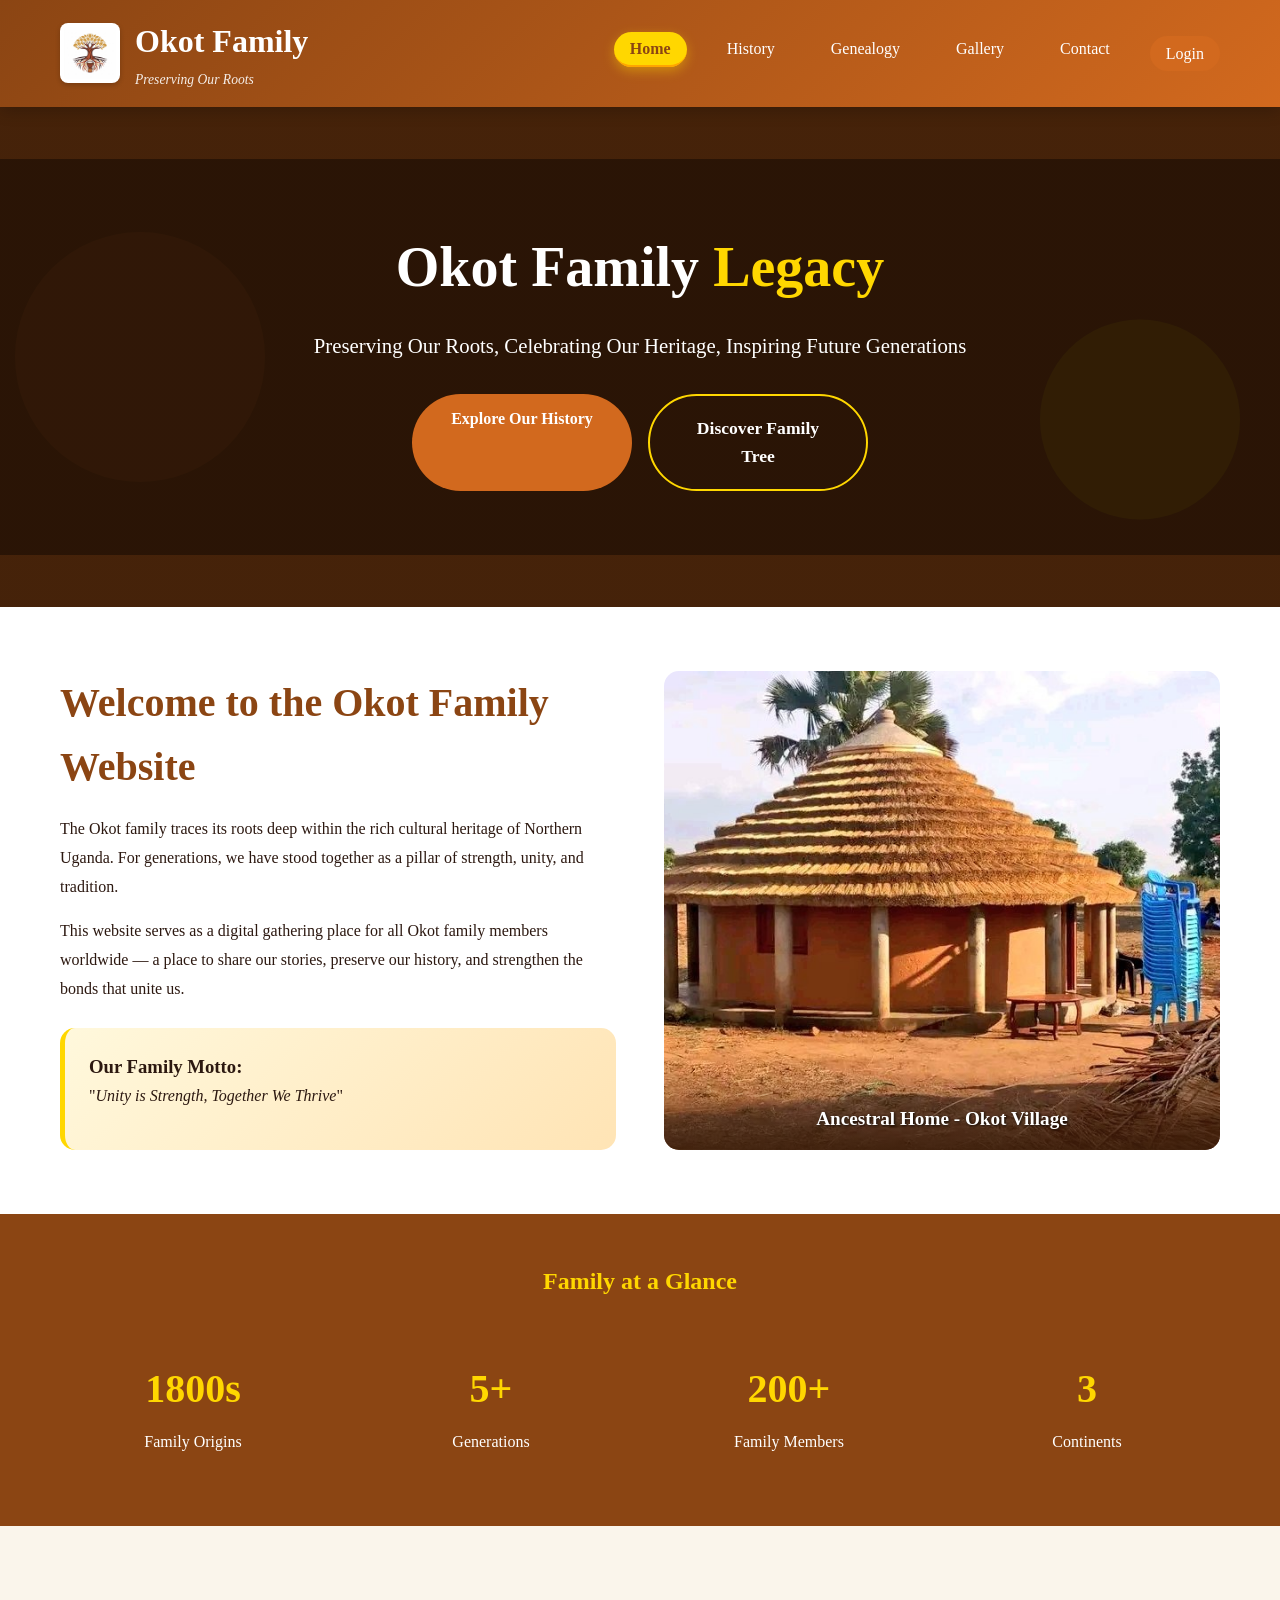
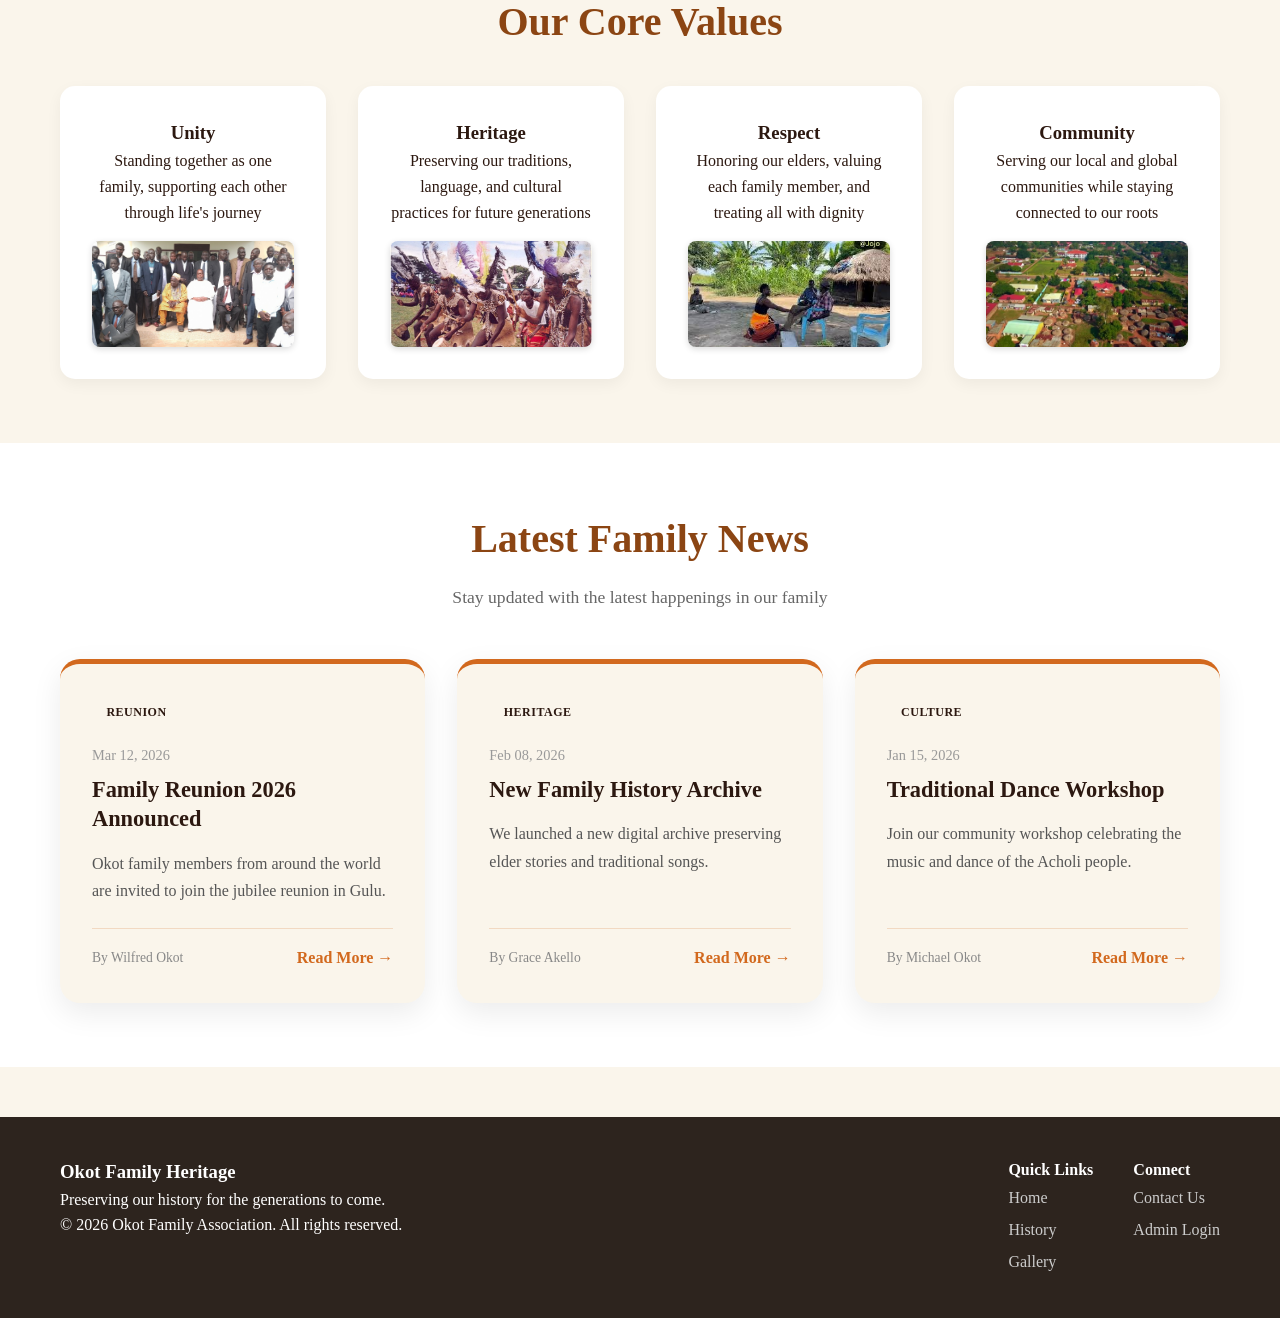
<file: index.html>
<!DOCTYPE html>
<html lang="en">
<head>
    <meta charset="UTF-8">
    <meta name="viewport" content="width=device-width, initial-scale=1.0">
    <title>Welcome to Okot Family Heritage</title>
    <link rel="preconnect" href="https://fonts.googleapis.com">
    <link rel="preconnect" href="https://fonts.gstatic.com" crossorigin>
    <link href="https://fonts.googleapis.com/css2?family=Inter:wght@400;500;600;700&family=Outfit:wght@400;500;600;700;800&display=swap" rel="stylesheet">
    <link rel="stylesheet" href="style.css">
</head>
<body>
    <header class="main-header">
        <div class="container">
            <div class="logo">
                <a href="index.html" style="color: white; text-decoration: none; display: flex; align-items: center; gap: 15px;">
                    <img src="images/logo.png" alt="Okot Heritage Logo" style="height: 60px; width: auto; border-radius: 8px; background: white; padding: 4px; box-shadow: 0 2px 5px rgba(0,0,0,0.2);">
                    <div>
                        <h1 style="margin-bottom: 0;">Okot Family</h1>
                        <div class="tagline" style="margin-top: 2px;">Preserving Our Roots</div>
                    </div>
                </a>
            </div>
            <nav class="main-nav">
                <ul>
                    <li><a href="index.html">Home</a></li>
                    <li><a href="history.html">History</a></li>
                    <li><a href="genealogy.html">Genealogy</a></li>
                    <li><a href="gallery.html">Gallery</a></li>
                    <li><a href="contact.html">Contact</a></li>
                    <li><a href="login.html" class="btn-primary" style="padding: 0.3rem 1rem;">Login</a></li>
                </ul>
            </nav>
        </div>
    </header>

    <script>
        document.addEventListener('DOMContentLoaded', function() {
            const currentPage = window.location.pathname.split('/').pop() || 'index.html';
            const navLinks = document.querySelectorAll('.main-nav a');
            navLinks.forEach(link => {
                const href = link.getAttribute('href');
                if (href === currentPage || (currentPage === '' && href === 'index.html')) {
                    link.classList.add('active');
                } else {
                    link.classList.remove('active');
                }
            });
        });
    </script>

    <section class="hero">
        <div class="hero-overlay">
            <div class="hero-content">
                <h1>Okot Family <span class="highlight">Legacy</span></h1>
                <p>Preserving Our Roots, Celebrating Our Heritage, Inspiring Future Generations</p>
                <div class="hero-buttons">
                    <a href="history.html" class="btn-primary">Explore Our History</a>
                    <a href="genealogy.html" class="btn-secondary">Discover Family Tree</a>
                </div>
            </div>
        </div>
    </section>

    <section class="welcome-section">
        <div class="container">
            <div class="welcome-content">
                <div class="welcome-text">
                    <h2>Welcome to the Okot Family Website</h2>
                    <p>The Okot family traces its roots deep within the rich cultural heritage of Northern Uganda. For generations, we have stood together as a pillar of strength, unity, and tradition.</p>
                    <p>This website serves as a digital gathering place for all Okot family members worldwide — a place to share our stories, preserve our history, and strengthen the bonds that unite us.</p>
                    <div class="family-motto">
                        <h3>Our Family Motto:</h3>
                        <p>"<em>Unity is Strength, Together We Thrive</em>"</p>
                    </div>
                </div>
                <div class="welcome-image" style="height: 100%; display: flex; align-items: stretch;">
                    <div class="image-card" style="padding: 0; overflow: hidden; width: 100%; height: 100%; position: relative; min-height: 350px; background: transparent;">
                        <img src="images/ancestral_home.jpg" alt="Ancestral Home - Okot Village" style="position: absolute; top: 0; left: 0; width: 100%; height: 100%; object-fit: cover;">
                        <div style="position: absolute; bottom: 0; left: 0; width: 100%; background: linear-gradient(transparent, rgba(60,30,10,0.9)); padding: 2rem 1rem 1rem; color: white; text-align: center;">
                            <p style="margin: 0; font-weight: 600; font-size: 1.2rem; text-shadow: 1px 1px 3px rgba(0,0,0,0.8);">Ancestral Home - Okot Village</p>
                        </div>
                    </div>
                </div>
            </div>
        </div>
    </section>

    <section class="quick-facts">
        <div class="container">
            <h2>Family at a Glance</h2>
            <div class="facts-grid">
                <div class="fact-card">
                    <div class="fact-number">1800s</div>
                    <p>Family Origins</p>
                </div>
                <div class="fact-card">
                    <div class="fact-number">5+</div>
                    <p>Generations</p>
                </div>
                <div class="fact-card">
                    <div class="fact-number">200+</div>
                    <p>Family Members</p>
                </div>
                <div class="fact-card">
                    <div class="fact-number">3</div>
                    <p>Continents</p>
                </div>
            </div>
        </div>
    </section>

    <section class="family-values">
        <div class="container">
            <h2>Our Core Values</h2>
            <div class="values-grid">
                <div class="value-card">
                    <div class="value-icon"></div>
                    <h3>Unity</h3>
                    <p>Standing together as one family, supporting each other through life's journey</p>
                    <img src="images/unity_group.jpg" alt="Preserving Unity" style="width: 100%; aspect-ratio: 1200/630; height: auto; object-fit: cover; border-radius: 8px; margin-top: 1rem; box-shadow: 0 2px 6px rgba(0,0,0,0.15);">
                </div>
                <div class="value-card">
                    <div class="value-icon"></div>
                    <h3>Heritage</h3>
                    <p>Preserving our traditions, language, and cultural practices for future generations</p>
                    <img src="images/heritage_dance.jpg" alt="Preserving Heritage" style="width: 100%; aspect-ratio: 1200/630; height: auto; object-fit: cover; border-radius: 8px; margin-top: 1rem; box-shadow: 0 2px 6px rgba(0,0,0,0.15);">
                </div>
                <div class="value-card">
                    <div class="value-icon"></div>
                    <h3>Respect</h3>
                    <p>Honoring our elders, valuing each family member, and treating all with dignity</p>
                    <img src="images/respect_elders.jpg" alt="Respect for Elders" style="width: 100%; aspect-ratio: 1200/630; height: auto; object-fit: cover; border-radius: 8px; margin-top: 1rem; box-shadow: 0 2px 6px rgba(0,0,0,0.15);">
                </div>
                <div class="value-card">
                    <div class="value-icon"></div>
                    <h3>Community</h3>
                    <p>Serving our local and global communities while staying connected to our roots</p>
                    <img src="images/community_aerial.png" alt="Community Overview" style="width: 100%; aspect-ratio: 1200/630; height: auto; object-fit: cover; border-radius: 8px; margin-top: 1rem; box-shadow: 0 2px 6px rgba(0,0,0,0.15);">
                </div>
            </div>
        </div>
    </section>

    <section id="latest-news" class="latest-news">
        <div class="container">
            <div class="news-header">
                <h2>Latest Family News</h2>
                <p>Stay updated with the latest happenings in our family</p>
            </div>
            <div class="news-grid">
                <div class="news-card">
                    <div class="news-category category-events">Reunion</div>
                    <span class="news-date">Mar 12, 2026</span>
                    <h3>Family Reunion 2026 Announced</h3>
                    <p>Okot family members from around the world are invited to join the jubilee reunion in Gulu.</p>
                    <div class="news-footer">
                        <span class="news-author">By Wilfred Okot</span>
                        <a href="news_detail.html" class="read-more">Read More →</a>
                    </div>
                </div>
                <div class="news-card">
                    <div class="news-category category-history">Heritage</div>
                    <span class="news-date">Feb 08, 2026</span>
                    <h3>New Family History Archive</h3>
                    <p>We launched a new digital archive preserving elder stories and traditional songs.</p>
                    <div class="news-footer">
                        <span class="news-author">By Grace Akello</span>
                        <a href="news_detail.html" class="read-more">Read More →</a>
                    </div>
                </div>
                <div class="news-card">
                    <div class="news-category category-culture">Culture</div>
                    <span class="news-date">Jan 15, 2026</span>
                    <h3>Traditional Dance Workshop</h3>
                    <p>Join our community workshop celebrating the music and dance of the Acholi people.</p>
                    <div class="news-footer">
                        <span class="news-author">By Michael Okot</span>
                        <a href="news_detail.html" class="read-more">Read More →</a>
                    </div>
                </div>
            </div>
        </div>
    </section>

    <footer class="main-footer" style="background: #2d241e; color: #fff; padding: 40px 0; margin-top: 50px;">
        <div class="container" style="display: flex; justify-content: space-between; flex-wrap: wrap;">
            <div class="footer-info">
                <h3>Okot Family Heritage</h3>
                <p>Preserving our history for the generations to come.</p>
                <p>&copy; 2026 Okot Family Association. All rights reserved.</p>
            </div>
            <div class="footer-links" style="display:flex; gap: 40px;">
                <div>
                    <h4>Quick Links</h4>
                    <ul style="list-style: none; padding: 0; line-height: 2;">
                        <li><a href="index.html" style="color: #ccc; text-decoration: none;">Home</a></li>
                        <li><a href="history.html" style="color: #ccc; text-decoration: none;">History</a></li>
                        <li><a href="gallery.html" style="color: #ccc; text-decoration: none;">Gallery</a></li>
                    </ul>
                </div>
                <div>
                    <h4>Connect</h4>
                    <ul style="list-style: none; padding: 0; line-height: 2;">
                        <li><a href="contact.html" style="color: #ccc; text-decoration: none;">Contact Us</a></li>
                        <li><a href="login.html" style="color: #ccc; text-decoration: none;">Admin Login</a></li>
                    </ul>
                </div>
            </div>
        </div>
    </footer>
</body>
</html>
</file>
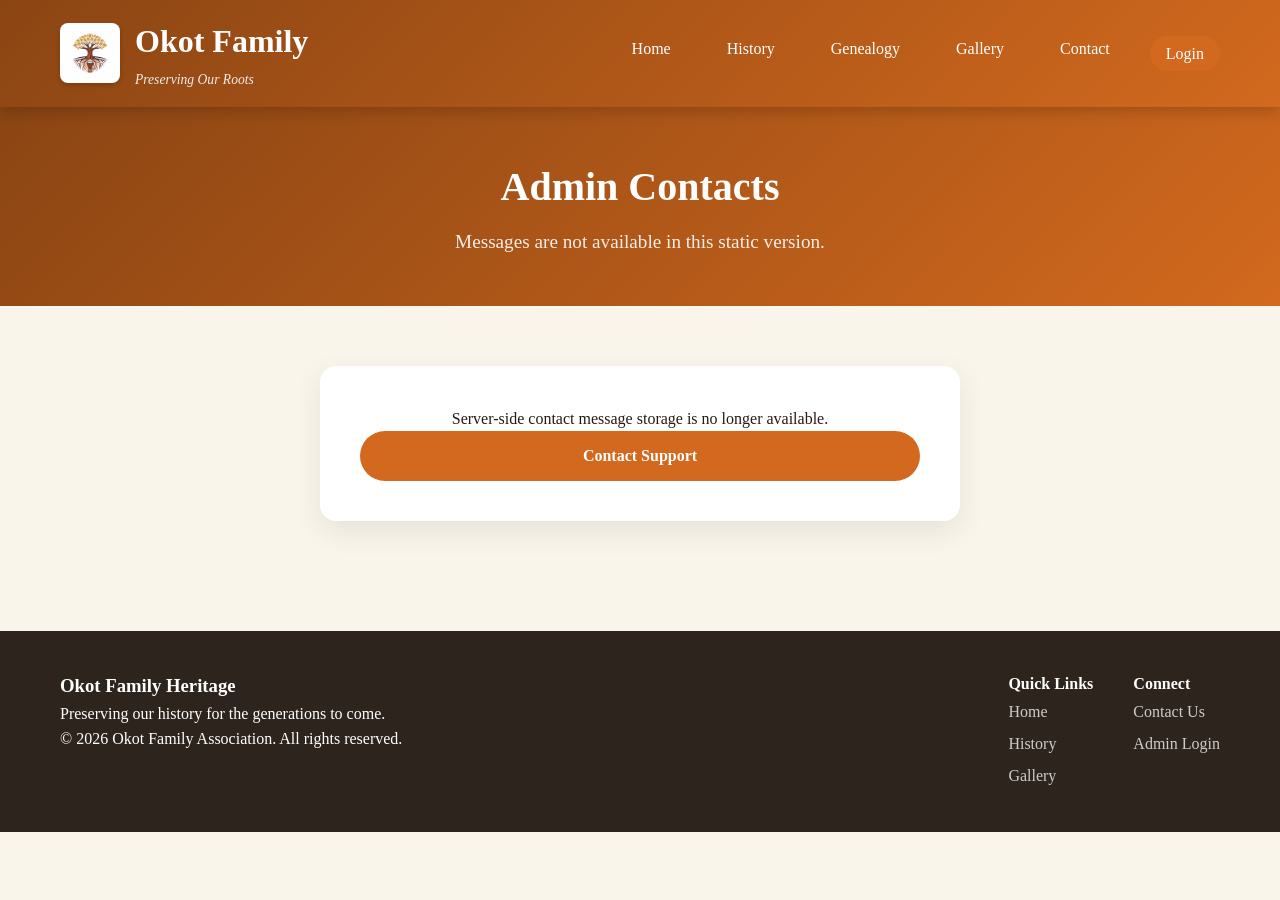
<file: admin_contacts.html>
<!DOCTYPE html>
<html lang="en">
<head>
    <meta charset="UTF-8">
    <meta name="viewport" content="width=device-width, initial-scale=1.0">
    <title>Admin Contacts - Okot Family</title>
    <link rel="preconnect" href="https://fonts.googleapis.com">
    <link rel="preconnect" href="https://fonts.gstatic.com" crossorigin>
    <link href="https://fonts.googleapis.com/css2?family=Inter:wght@400;500;600;700&family=Outfit:wght@400;500;600;700;800&display=swap" rel="stylesheet">
    <link rel="stylesheet" href="style.css">
</head>
<body>
    <header class="main-header">
        <div class="container">
            <div class="logo">
                <a href="index.html" style="color: white; text-decoration: none; display: flex; align-items: center; gap: 15px;">
                    <img src="images/logo.png" alt="Okot Heritage Logo" style="height: 60px; width: auto; border-radius: 8px; background: white; padding: 4px; box-shadow: 0 2px 5px rgba(0,0,0,0.2);">
                    <div>
                        <h1 style="margin-bottom: 0;">Okot Family</h1>
                        <div class="tagline" style="margin-top: 2px;">Preserving Our Roots</div>
                    </div>
                </a>
            </div>
            <nav class="main-nav">
                <ul>
                    <li><a href="index.html">Home</a></li>
                    <li><a href="history.html">History</a></li>
                    <li><a href="genealogy.html">Genealogy</a></li>
                    <li><a href="gallery.html">Gallery</a></li>
                    <li><a href="contact.html">Contact</a></li>
                    <li><a href="login.html" class="btn-primary" style="padding: 0.3rem 1rem;">Login</a></li>
                </ul>
            </nav>
        </div>
    </header>

    <script>
        document.addEventListener('DOMContentLoaded', function() {
            const currentPage = window.location.pathname.split('/').pop() || 'index.html';
            const navLinks = document.querySelectorAll('.main-nav a');
            navLinks.forEach(link => {
                const href = link.getAttribute('href');
                if (href === currentPage || (currentPage === '' && href === 'index.html')) {
                    link.classList.add('active');
                } else {
                    link.classList.remove('active');
                }
            });
        });
    </script>

    <section class="page-header">
        <div class="container">
            <h1>Admin Contacts</h1>
            <p>Messages are not available in this static version.</p>
        </div>
    </section>

    <section style="padding: 60px 0; text-align: center;">
        <div class="container" style="max-width: 680px; margin: 0 auto;">
            <div style="background: white; padding: 40px; border-radius: 16px; box-shadow: 0 10px 30px rgba(0,0,0,0.08);">
                <p>Server-side contact message storage is no longer available.</p>
                <a href="contact.html" class="btn-primary">Contact Support</a>
            </div>
        </div>
    </section>

    <footer class="main-footer" style="background: #2d241e; color: #fff; padding: 40px 0; margin-top: 50px;">
        <div class="container" style="display: flex; justify-content: space-between; flex-wrap: wrap;">
            <div class="footer-info">
                <h3>Okot Family Heritage</h3>
                <p>Preserving our history for the generations to come.</p>
                <p>&copy; 2026 Okot Family Association. All rights reserved.</p>
            </div>
            <div class="footer-links" style="display:flex; gap: 40px;">
                <div>
                    <h4>Quick Links</h4>
                    <ul style="list-style: none; padding: 0; line-height: 2;">
                        <li><a href="index.html" style="color: #ccc; text-decoration: none;">Home</a></li>
                        <li><a href="history.html" style="color: #ccc; text-decoration: none;">History</a></li>
                        <li><a href="gallery.html" style="color: #ccc; text-decoration: none;">Gallery</a></li>
                    </ul>
                </div>
                <div>
                    <h4>Connect</h4>
                    <ul style="list-style: none; padding: 0; line-height: 2;">
                        <li><a href="contact.html" style="color: #ccc; text-decoration: none;">Contact Us</a></li>
                        <li><a href="login.html" style="color: #ccc; text-decoration: none;">Admin Login</a></li>
                    </ul>
                </div>
            </div>
        </div>
    </footer>
</body>
</html>
</file>
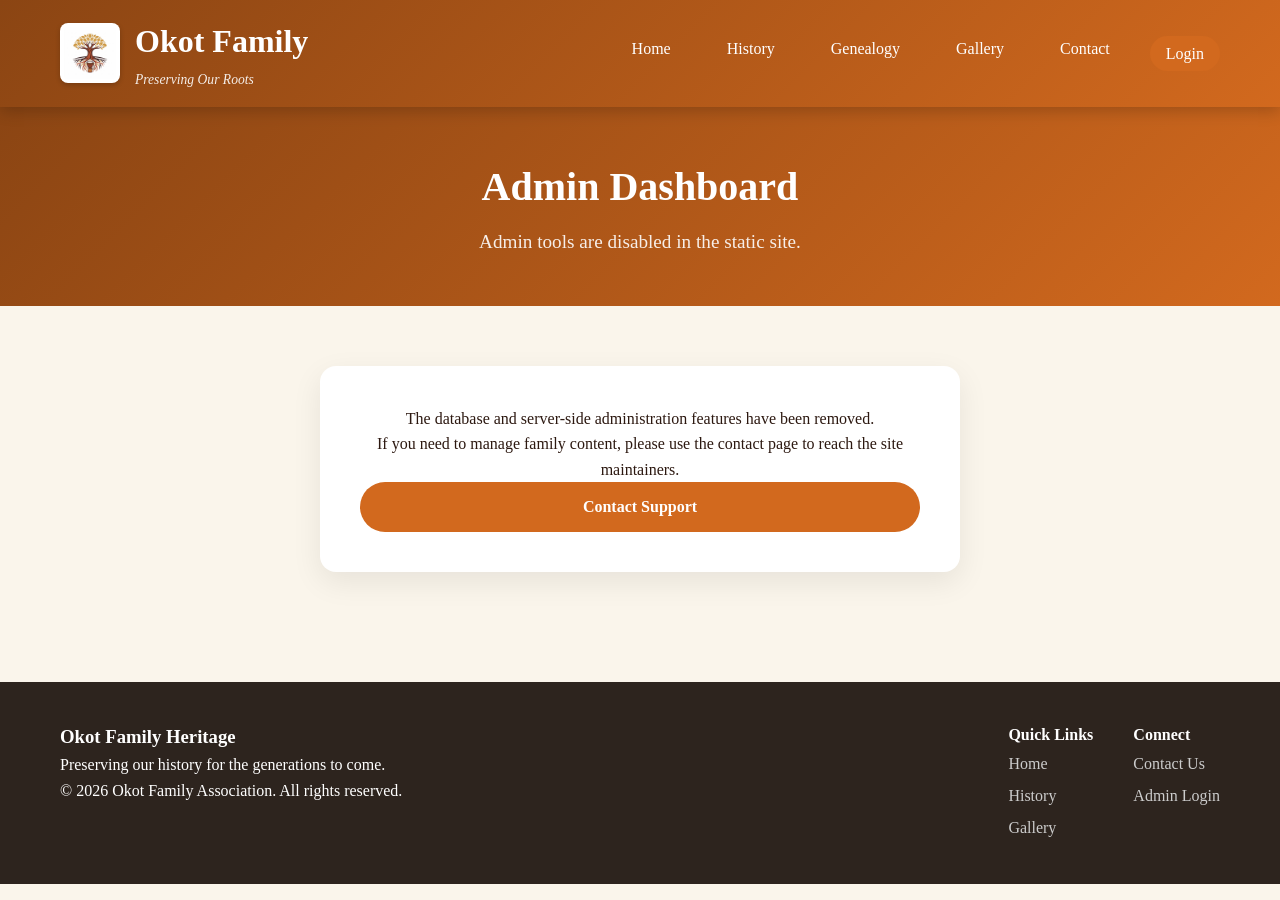
<file: admin_dashboard.html>
<!DOCTYPE html>
<html lang="en">
<head>
    <meta charset="UTF-8">
    <meta name="viewport" content="width=device-width, initial-scale=1.0">
    <title>Admin Dashboard - Okot Family</title>
    <link rel="preconnect" href="https://fonts.googleapis.com">
    <link rel="preconnect" href="https://fonts.gstatic.com" crossorigin>
    <link href="https://fonts.googleapis.com/css2?family=Inter:wght@400;500;600;700&family=Outfit:wght@400;500;600;700;800&display=swap" rel="stylesheet">
    <link rel="stylesheet" href="style.css">
</head>
<body>
    <header class="main-header">
        <div class="container">
            <div class="logo">
                <a href="index.html" style="color: white; text-decoration: none; display: flex; align-items: center; gap: 15px;">
                    <img src="images/logo.png" alt="Okot Heritage Logo" style="height: 60px; width: auto; border-radius: 8px; background: white; padding: 4px; box-shadow: 0 2px 5px rgba(0,0,0,0.2);">
                    <div>
                        <h1 style="margin-bottom: 0;">Okot Family</h1>
                        <div class="tagline" style="margin-top: 2px;">Preserving Our Roots</div>
                    </div>
                </a>
            </div>
            <nav class="main-nav">
                <ul>
                    <li><a href="index.html">Home</a></li>
                    <li><a href="history.html">History</a></li>
                    <li><a href="genealogy.html">Genealogy</a></li>
                    <li><a href="gallery.html">Gallery</a></li>
                    <li><a href="contact.html">Contact</a></li>
                    <li><a href="login.html" class="btn-primary" style="padding: 0.3rem 1rem;">Login</a></li>
                </ul>
            </nav>
        </div>
    </header>

    <script>
        document.addEventListener('DOMContentLoaded', function() {
            const currentPage = window.location.pathname.split('/').pop() || 'index.html';
            const navLinks = document.querySelectorAll('.main-nav a');
            navLinks.forEach(link => {
                const href = link.getAttribute('href');
                if (href === currentPage || (currentPage === '' && href === 'index.html')) {
                    link.classList.add('active');
                } else {
                    link.classList.remove('active');
                }
            });
        });
    </script>

    <section class="page-header">
        <div class="container">
            <h1>Admin Dashboard</h1>
            <p>Admin tools are disabled in the static site.</p>
        </div>
    </section>

    <section class="admin-section" style="padding: 60px 0; text-align: center;">
        <div class="container" style="max-width: 680px; margin: 0 auto;">
            <div style="background: white; padding: 40px; border-radius: 16px; box-shadow: 0 10px 30px rgba(0,0,0,0.08);">
                <p>The database and server-side administration features have been removed.</p>
                <p>If you need to manage family content, please use the contact page to reach the site maintainers.</p>
                <a href="contact.html" class="btn-primary">Contact Support</a>
            </div>
        </div>
    </section>

    <footer class="main-footer" style="background: #2d241e; color: #fff; padding: 40px 0; margin-top: 50px;">
        <div class="container" style="display: flex; justify-content: space-between; flex-wrap: wrap;">
            <div class="footer-info">
                <h3>Okot Family Heritage</h3>
                <p>Preserving our history for the generations to come.</p>
                <p>&copy; 2026 Okot Family Association. All rights reserved.</p>
            </div>
            <div class="footer-links" style="display:flex; gap: 40px;">
                <div>
                    <h4>Quick Links</h4>
                    <ul style="list-style: none; padding: 0; line-height: 2;">
                        <li><a href="index.html" style="color: #ccc; text-decoration: none;">Home</a></li>
                        <li><a href="history.html" style="color: #ccc; text-decoration: none;">History</a></li>
                        <li><a href="gallery.html" style="color: #ccc; text-decoration: none;">Gallery</a></li>
                    </ul>
                </div>
                <div>
                    <h4>Connect</h4>
                    <ul style="list-style: none; padding: 0; line-height: 2;">
                        <li><a href="contact.html" style="color: #ccc; text-decoration: none;">Contact Us</a></li>
                        <li><a href="login.html" style="color: #ccc; text-decoration: none;">Admin Login</a></li>
                    </ul>
                </div>
            </div>
        </div>
    </footer>
</body>
</html>
</file>
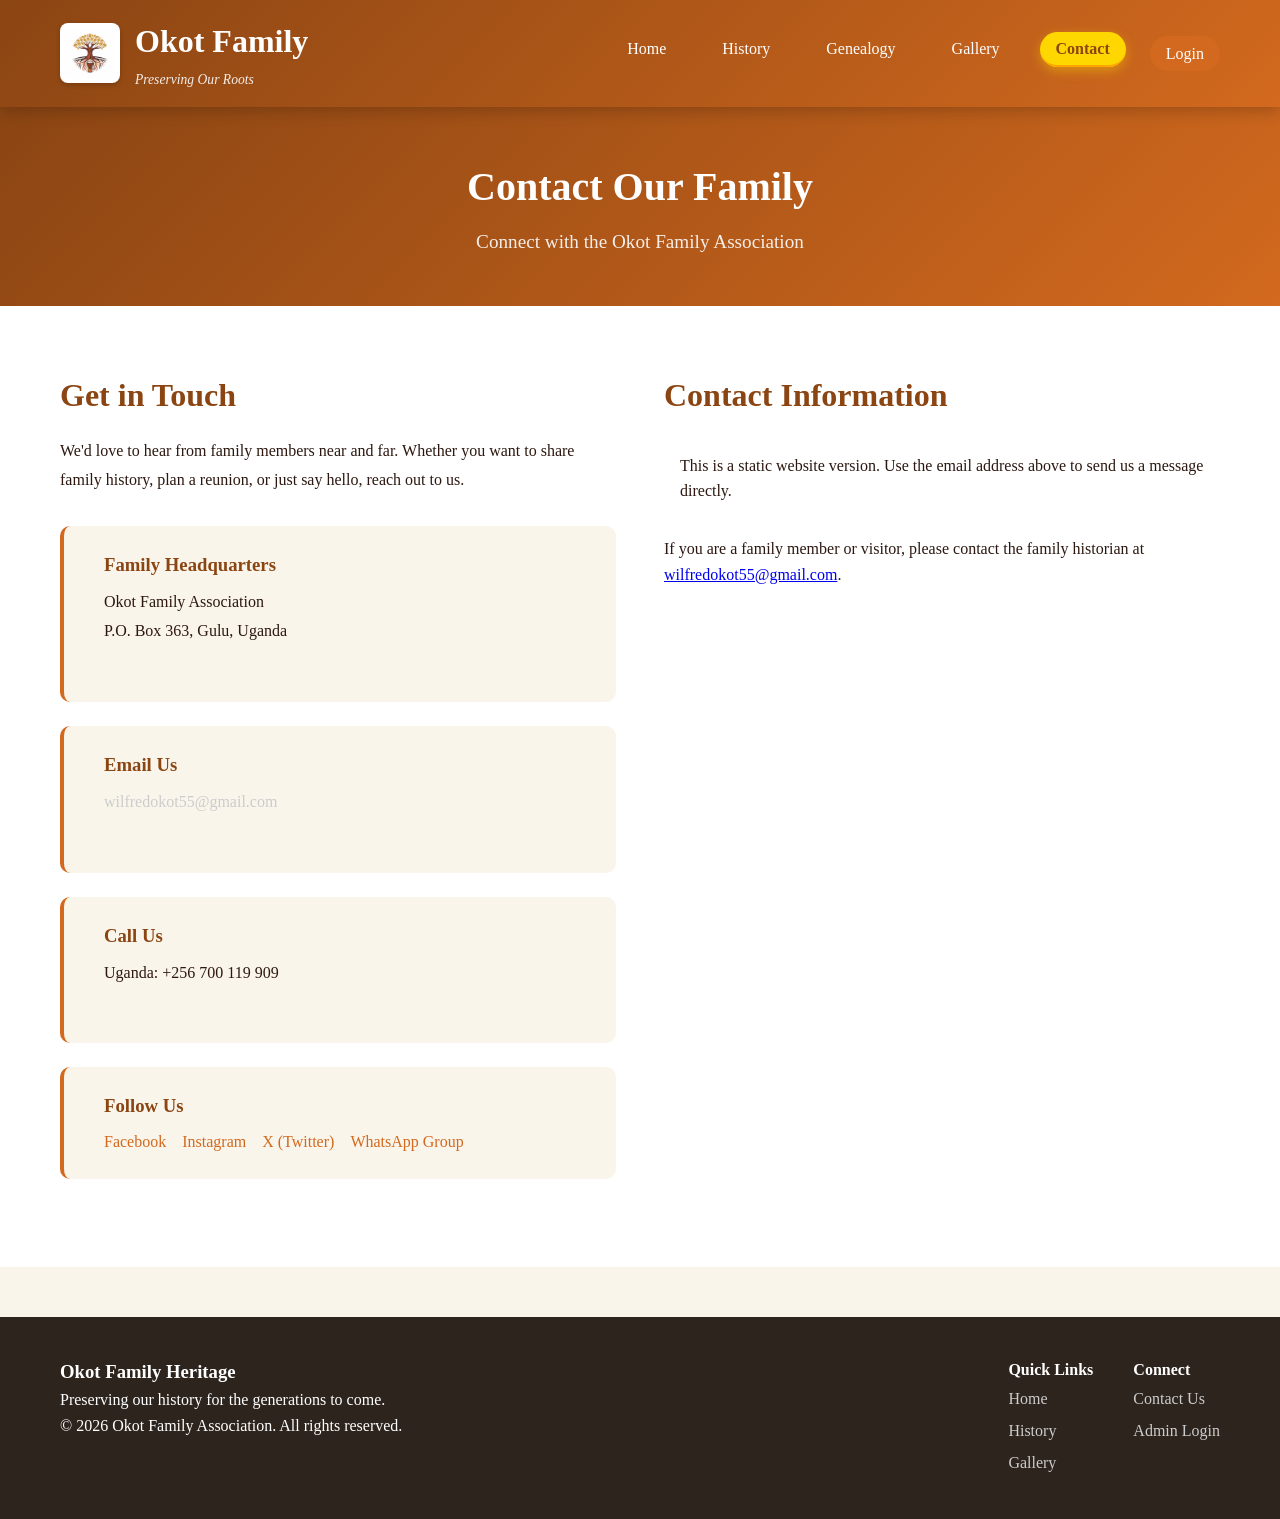
<file: contact.html>
<!DOCTYPE html>
<html lang="en">
<head>
    <meta charset="UTF-8">
    <meta name="viewport" content="width=device-width, initial-scale=1.0">
    <title>Contact Okot Family</title>
    <link rel="preconnect" href="https://fonts.googleapis.com">
    <link rel="preconnect" href="https://fonts.gstatic.com" crossorigin>
    <link href="https://fonts.googleapis.com/css2?family=Inter:wght@400;500;600;700&family=Outfit:wght@400;500;600;700;800&display=swap" rel="stylesheet">
    <link rel="stylesheet" href="style.css">
</head>
<body>
    <header class="main-header">
        <div class="container">
            <div class="logo">
                <a href="index.html" style="color: white; text-decoration: none; display: flex; align-items: center; gap: 15px;">
                    <img src="images/logo.png" alt="Okot Heritage Logo" style="height: 60px; width: auto; border-radius: 8px; background: white; padding: 4px; box-shadow: 0 2px 5px rgba(0,0,0,0.2);">
                    <div>
                        <h1 style="margin-bottom: 0;">Okot Family</h1>
                        <div class="tagline" style="margin-top: 2px;">Preserving Our Roots</div>
                    </div>
                </a>
            </div>
            <nav class="main-nav">
                <ul>
                    <li><a href="index.html">Home</a></li>
                    <li><a href="history.html">History</a></li>
                    <li><a href="genealogy.html">Genealogy</a></li>
                    <li><a href="gallery.html">Gallery</a></li>
                    <li><a href="contact.html">Contact</a></li>
                    <li><a href="login.html" class="btn-primary" style="padding: 0.3rem 1rem;">Login</a></li>
                </ul>
            </nav>
        </div>
    </header>

    <script>
        document.addEventListener('DOMContentLoaded', function() {
            const currentPage = window.location.pathname.split('/').pop() || 'index.html';
            const navLinks = document.querySelectorAll('.main-nav a');
            navLinks.forEach(link => {
                const href = link.getAttribute('href');
                if (href === currentPage || (currentPage === '' && href === 'index.html')) {
                    link.classList.add('active');
                } else {
                    link.classList.remove('active');
                }
            });
        });
    </script>

    <section class="page-header">
        <div class="container">
            <h1>Contact Our Family</h1>
            <p>Connect with the Okot Family Association</p>
        </div>
    </section>

    <section class="contact-section">
        <div class="container">
            <div class="contact-grid">
                <div class="contact-info">
                    <h2>Get in Touch</h2>
                    <p>We'd love to hear from family members near and far. Whether you want to share family history, plan a reunion, or just say hello, reach out to us.</p>
                    <div class="info-card">
                        <div class="info-icon"></div>
                        <div class="info-text">
                            <h3>Family Headquarters</h3>
                            <p>Okot Family Association<br>P.O. Box 363, Gulu, Uganda</p>
                        </div>
                    </div>
                    <div class="info-card">
                        <div class="info-icon"></div>
                        <div class="info-text">
                            <h3>Email Us</h3>
                            <p><a href="mailto:wilfredokot55@gmail.com" style="color: #ccc; text-decoration: none;">wilfredokot55@gmail.com</a></p>
                        </div>
                    </div>
                    <div class="info-card">
                        <div class="info-icon"></div>
                        <div class="info-text">
                            <h3>Call Us</h3>
                            <p>Uganda: +256 700 119 909</p>
                        </div>
                    </div>
                    <div class="info-card">
                        <div class="info-icon"></div>
                        <div class="info-text">
                            <h3>Follow Us</h3>
                            <div class="social-media">
                                <a href="#" class="social-link">Facebook</a>
                                <a href="#" class="social-link">Instagram</a>
                                <a href="#" class="social-link">X (Twitter)</a>
                                <a href="#" class="social-link">WhatsApp Group</a>
                            </div>
                        </div>
                    </div>
                </div>
                <div class="contact-form-container">
                    <h2>Contact Information</h2>
                    <div class="alert info">This is a static website version. Use the email address above to send us a message directly.</div>
                    <div class="contact-summary">
                        <p>If you are a family member or visitor, please contact the family historian at <a href="mailto:wilfredokot55@gmail.com">wilfredokot55@gmail.com</a>.</p>
                    </div>
                </div>
            </div>
        </div>
    </section>

    <footer class="main-footer" style="background: #2d241e; color: #fff; padding: 40px 0; margin-top: 50px;">
        <div class="container" style="display: flex; justify-content: space-between; flex-wrap: wrap;">
            <div class="footer-info">
                <h3>Okot Family Heritage</h3>
                <p>Preserving our history for the generations to come.</p>
                <p>&copy; 2026 Okot Family Association. All rights reserved.</p>
            </div>
            <div class="footer-links" style="display:flex; gap: 40px;">
                <div>
                    <h4>Quick Links</h4>
                    <ul style="list-style: none; padding: 0; line-height: 2;">
                        <li><a href="index.html" style="color: #ccc; text-decoration: none;">Home</a></li>
                        <li><a href="history.html" style="color: #ccc; text-decoration: none;">History</a></li>
                        <li><a href="gallery.html" style="color: #ccc; text-decoration: none;">Gallery</a></li>
                    </ul>
                </div>
                <div>
                    <h4>Connect</h4>
                    <ul style="list-style: none; padding: 0; line-height: 2;">
                        <li><a href="contact.html" style="color: #ccc; text-decoration: none;">Contact Us</a></li>
                        <li><a href="login.html" style="color: #ccc; text-decoration: none;">Admin Login</a></li>
                    </ul>
                </div>
            </div>
        </div>
    </footer>
</body>
</html>
</file>
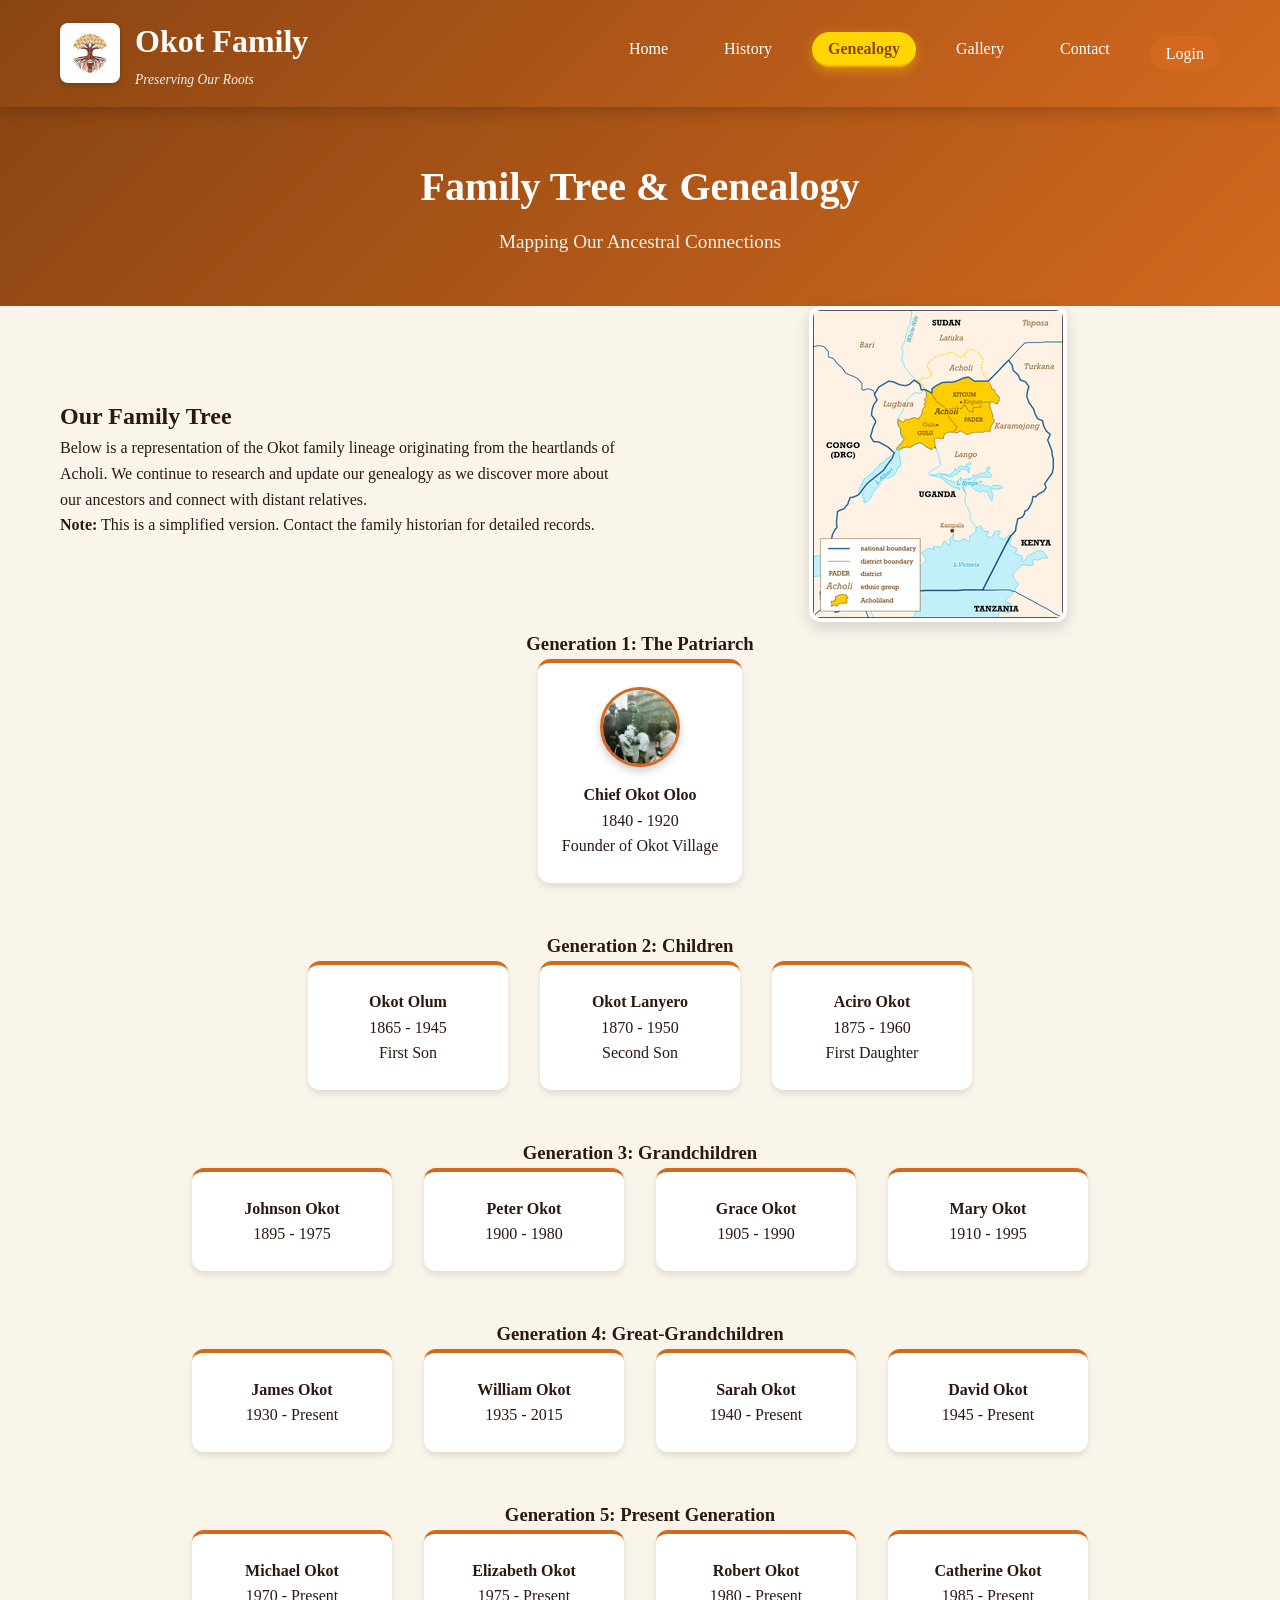
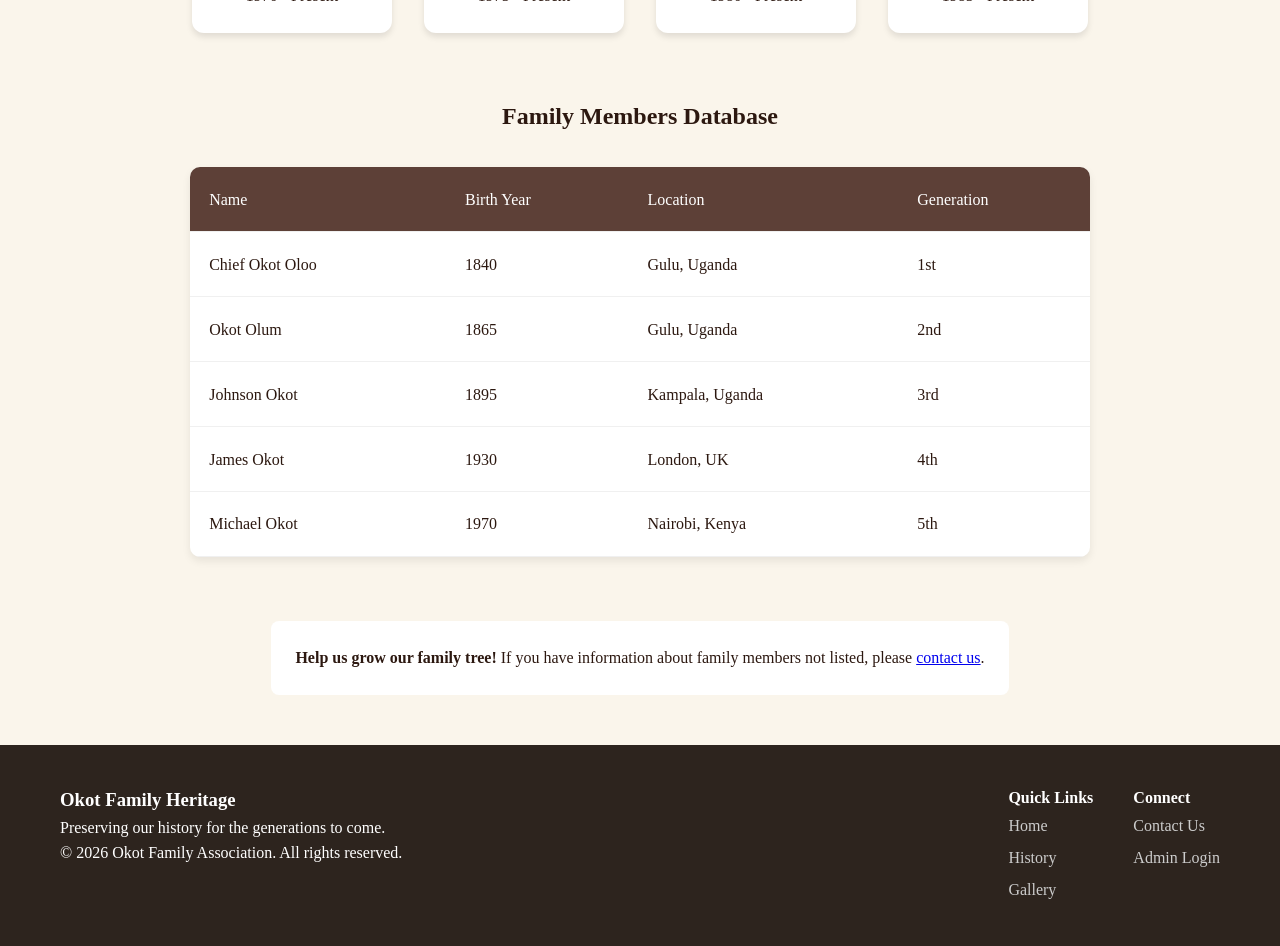
<file: genealogy.html>
<!DOCTYPE html>
<html lang="en">
<head>
    <meta charset="UTF-8">
    <meta name="viewport" content="width=device-width, initial-scale=1.0">
    <title>Okot Family Genealogy</title>
    <link rel="preconnect" href="https://fonts.googleapis.com">
    <link rel="preconnect" href="https://fonts.gstatic.com" crossorigin>
    <link href="https://fonts.googleapis.com/css2?family=Inter:wght@400;500;600;700&family=Outfit:wght@400;500;600;700;800&display=swap" rel="stylesheet">
    <link rel="stylesheet" href="style.css">
</head>
<body>
    <header class="main-header">
        <div class="container">
            <div class="logo">
                <a href="index.html" style="color: white; text-decoration: none; display: flex; align-items: center; gap: 15px;">
                    <img src="images/logo.png" alt="Okot Heritage Logo" style="height: 60px; width: auto; border-radius: 8px; background: white; padding: 4px; box-shadow: 0 2px 5px rgba(0,0,0,0.2);">
                    <div>
                        <h1 style="margin-bottom: 0;">Okot Family</h1>
                        <div class="tagline" style="margin-top: 2px;">Preserving Our Roots</div>
                    </div>
                </a>
            </div>
            <nav class="main-nav">
                <ul>
                    <li><a href="index.html">Home</a></li>
                    <li><a href="history.html">History</a></li>
                    <li><a href="genealogy.html">Genealogy</a></li>
                    <li><a href="gallery.html">Gallery</a></li>
                    <li><a href="contact.html">Contact</a></li>
                    <li><a href="login.html" class="btn-primary" style="padding: 0.3rem 1rem;">Login</a></li>
                </ul>
            </nav>
        </div>
    </header>

    <script>
        document.addEventListener('DOMContentLoaded', function() {
            const currentPage = window.location.pathname.split('/').pop() || 'index.html';
            const navLinks = document.querySelectorAll('.main-nav a');
            navLinks.forEach(link => {
                const href = link.getAttribute('href');
                if (href === currentPage || (currentPage === '' && href === 'index.html')) {
                    link.classList.add('active');
                } else {
                    link.classList.remove('active');
                }
            });
        });
    </script>

    <section class="page-header">
        <div class="container">
            <h1>Family Tree & Genealogy</h1>
            <p>Mapping Our Ancestral Connections</p>
        </div>
    </section>

    <section class="genealogy-intro">
        <div class="container" style="display: flex; gap: 2rem; align-items: center; flex-wrap: wrap;">
            <div class="intro-box" style="flex: 1; min-width: 300px;">
                <h2>Our Family Tree</h2>
                <p>Below is a representation of the Okot family lineage originating from the heartlands of Acholi. We continue to research and update our genealogy as we discover more about our ancestors and connect with distant relatives.</p>
                <p class="note"> <strong>Note:</strong> This is a simplified version. Contact the family historian for detailed records.</p>
            </div>
            <div style="flex: 1; min-width: 300px; text-align: center;">
                <img src="images/acholi_map.png" alt="Map of Acholiland" style="max-width: 100%; height: auto; border-radius: 12px; box-shadow: 0 6px 15px rgba(0,0,0,0.15); border: 4px solid white;">
            </div>
        </div>
    </section>

    <section class="family-tree">
        <div class="container">
            <div class="tree-container">
                <div class="tree-generation gen-1">
                    <h3>Generation 1: The Patriarch</h3>
                    <div class="tree-nodes">
                        <div class="tree-node root">
                            <div class="person-card">
                                <img src="images/chief_okot.jpg" alt="Chief Okot Oloo" style="width: 80px; height: 80px; border-radius: 50%; object-fit: cover; margin: 0 auto 15px; display: block; border: 3px solid #D2691E; box-shadow: 0 4px 8px rgba(0,0,0,0.2);">
                                <h4>Chief Okot Oloo</h4>
                                <p>1840 - 1920</p>
                                <p class="person-title">Founder of Okot Village</p>
                            </div>
                        </div>
                    </div>
                </div>
                <div class="tree-generation gen-2">
                    <h3>Generation 2: Children</h3>
                    <div class="tree-nodes">
                        <div class="tree-node">
                            <div class="person-card">
                                <div class="person-icon"></div>
                                <h4>Okot Olum</h4>
                                <p>1865 - 1945</p>
                                <p>First Son</p>
                            </div>
                        </div>
                        <div class="tree-node">
                            <div class="person-card">
                                <div class="person-icon"></div>
                                <h4>Okot Lanyero</h4>
                                <p>1870 - 1950</p>
                                <p>Second Son</p>
                            </div>
                        </div>
                        <div class="tree-node">
                            <div class="person-card">
                                <div class="person-icon"></div>
                                <h4>Aciro Okot</h4>
                                <p>1875 - 1960</p>
                                <p>First Daughter</p>
                            </div>
                        </div>
                    </div>
                </div>
                <div class="tree-generation gen-3">
                    <h3>Generation 3: Grandchildren</h3>
                    <div class="tree-nodes">
                        <div class="tree-node">
                            <div class="person-card">
                                <div class="person-icon"></div>
                                <h4>Johnson Okot</h4>
                                <p>1895 - 1975</p>
                            </div>
                        </div>
                        <div class="tree-node">
                            <div class="person-card">
                                <div class="person-icon"></div>
                                <h4>Peter Okot</h4>
                                <p>1900 - 1980</p>
                            </div>
                        </div>
                        <div class="tree-node">
                            <div class="person-card">
                                <div class="person-icon"></div>
                                <h4>Grace Okot</h4>
                                <p>1905 - 1990</p>
                            </div>
                        </div>
                        <div class="tree-node">
                            <div class="person-card">
                                <div class="person-icon"></div>
                                <h4>Mary Okot</h4>
                                <p>1910 - 1995</p>
                            </div>
                        </div>
                    </div>
                </div>
                <div class="tree-generation gen-4">
                    <h3>Generation 4: Great-Grandchildren</h3>
                    <div class="tree-nodes">
                        <div class="tree-node">
                            <div class="person-card">
                                <div class="person-icon"></div>
                                <h4>James Okot</h4>
                                <p>1930 - Present</p>
                            </div>
                        </div>
                        <div class="tree-node">
                            <div class="person-card">
                                <div class="person-icon"></div>
                                <h4>William Okot</h4>
                                <p>1935 - 2015</p>
                            </div>
                        </div>
                        <div class="tree-node">
                            <div class="person-card">
                                <div class="person-icon"></div>
                                <h4>Sarah Okot</h4>
                                <p>1940 - Present</p>
                            </div>
                        </div>
                        <div class="tree-node">
                            <div class="person-card">
                                <div class="person-icon"></div>
                                <h4>David Okot</h4>
                                <p>1945 - Present</p>
                            </div>
                        </div>
                    </div>
                </div>
                <div class="tree-generation gen-5">
                    <h3>Generation 5: Present Generation</h3>
                    <div class="tree-nodes">
                        <div class="tree-node">
                            <div class="person-card">
                                <div class="person-icon"></div>
                                <h4>Michael Okot</h4>
                                <p>1970 - Present</p>
                            </div>
                        </div>
                        <div class="tree-node">
                            <div class="person-card">
                                <div class="person-icon"></div>
                                <h4>Elizabeth Okot</h4>
                                <p>1975 - Present</p>
                            </div>
                        </div>
                        <div class="tree-node">
                            <div class="person-card">
                                <div class="person-icon"></div>
                                <h4>Robert Okot</h4>
                                <p>1980 - Present</p>
                            </div>
                        </div>
                        <div class="tree-node">
                            <div class="person-card">
                                <div class="person-icon"></div>
                                <h4>Catherine Okot</h4>
                                <p>1985 - Present</p>
                            </div>
                        </div>
                    </div>
                </div>
            </div>
        </div>
    </section>

    <section class="family-database">
        <div class="container">
            <h2>Family Members Database</h2>
            <div class="database-table">
                <table>
                    <thead>
                        <tr>
                            <th>Name</th>
                            <th>Birth Year</th>
                            <th>Location</th>
                            <th>Generation</th>
                        </tr>
                    </thead>
                    <tbody>
                        <tr><td>Chief Okot Oloo</td><td>1840</td><td>Gulu, Uganda</td><td>1st</td></tr>
                        <tr><td>Okot Olum</td><td>1865</td><td>Gulu, Uganda</td><td>2nd</td></tr>
                        <tr><td>Johnson Okot</td><td>1895</td><td>Kampala, Uganda</td><td>3rd</td></tr>
                        <tr><td>James Okot</td><td>1930</td><td>London, UK</td><td>4th</td></tr>
                        <tr><td>Michael Okot</td><td>1970</td><td>Nairobi, Kenya</td><td>5th</td></tr>
                    </tbody>
                </table>
            </div>
            <div class="contribute-note">
                <p> <strong>Help us grow our family tree!</strong> If you have information about family members not listed, please <a href="contact.html">contact us</a>.</p>
            </div>
        </div>
    </section>

    <footer class="main-footer" style="background: #2d241e; color: #fff; padding: 40px 0; margin-top: 50px;">
        <div class="container" style="display: flex; justify-content: space-between; flex-wrap: wrap;">
            <div class="footer-info">
                <h3>Okot Family Heritage</h3>
                <p>Preserving our history for the generations to come.</p>
                <p>&copy; 2026 Okot Family Association. All rights reserved.</p>
            </div>
            <div class="footer-links" style="display:flex; gap: 40px;">
                <div>
                    <h4>Quick Links</h4>
                    <ul style="list-style: none; padding: 0; line-height: 2;">
                        <li><a href="index.html" style="color: #ccc; text-decoration: none;">Home</a></li>
                        <li><a href="history.html" style="color: #ccc; text-decoration: none;">History</a></li>
                        <li><a href="gallery.html" style="color: #ccc; text-decoration: none;">Gallery</a></li>
                    </ul>
                </div>
                <div>
                    <h4>Connect</h4>
                    <ul style="list-style: none; padding: 0; line-height: 2;">
                        <li><a href="contact.html" style="color: #ccc; text-decoration: none;">Contact Us</a></li>
                        <li><a href="login.html" style="color: #ccc; text-decoration: none;">Admin Login</a></li>
                    </ul>
                </div>
            </div>
        </div>
    </footer>
</body>
</html>
</file>
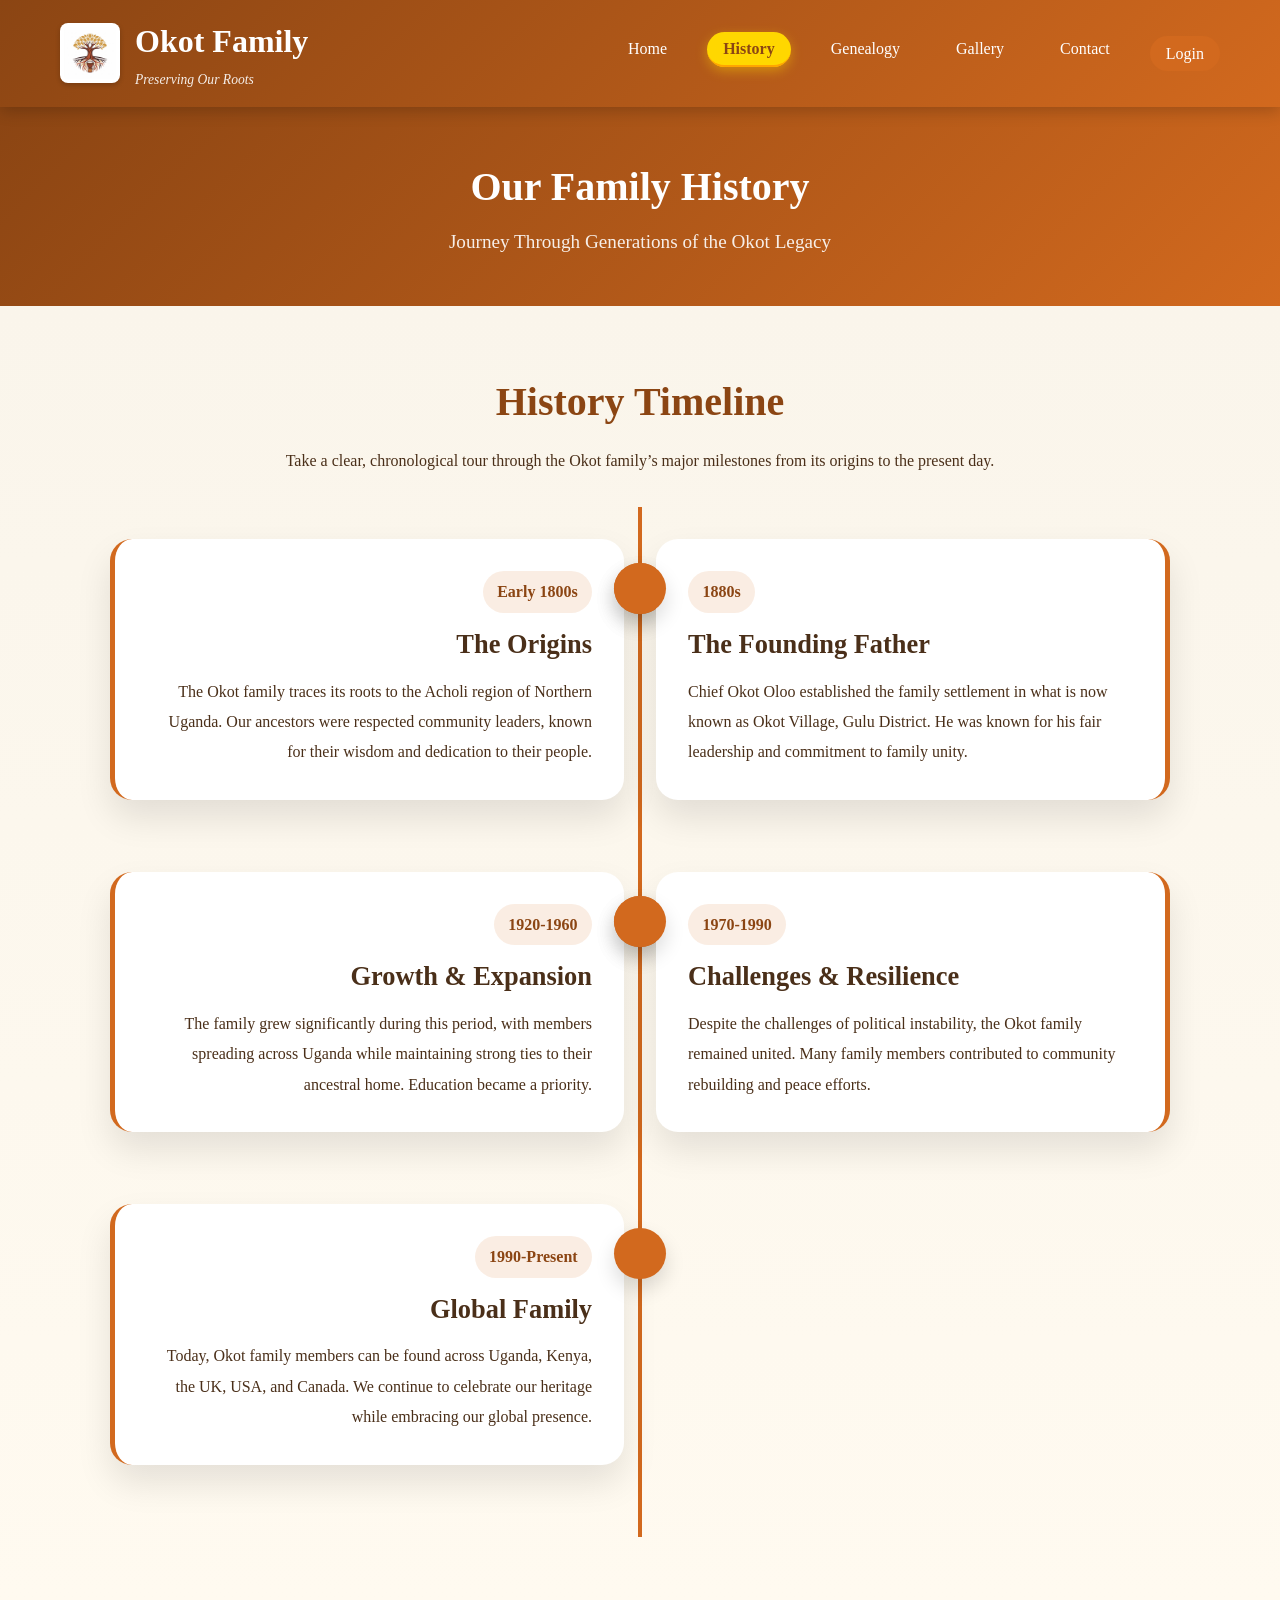
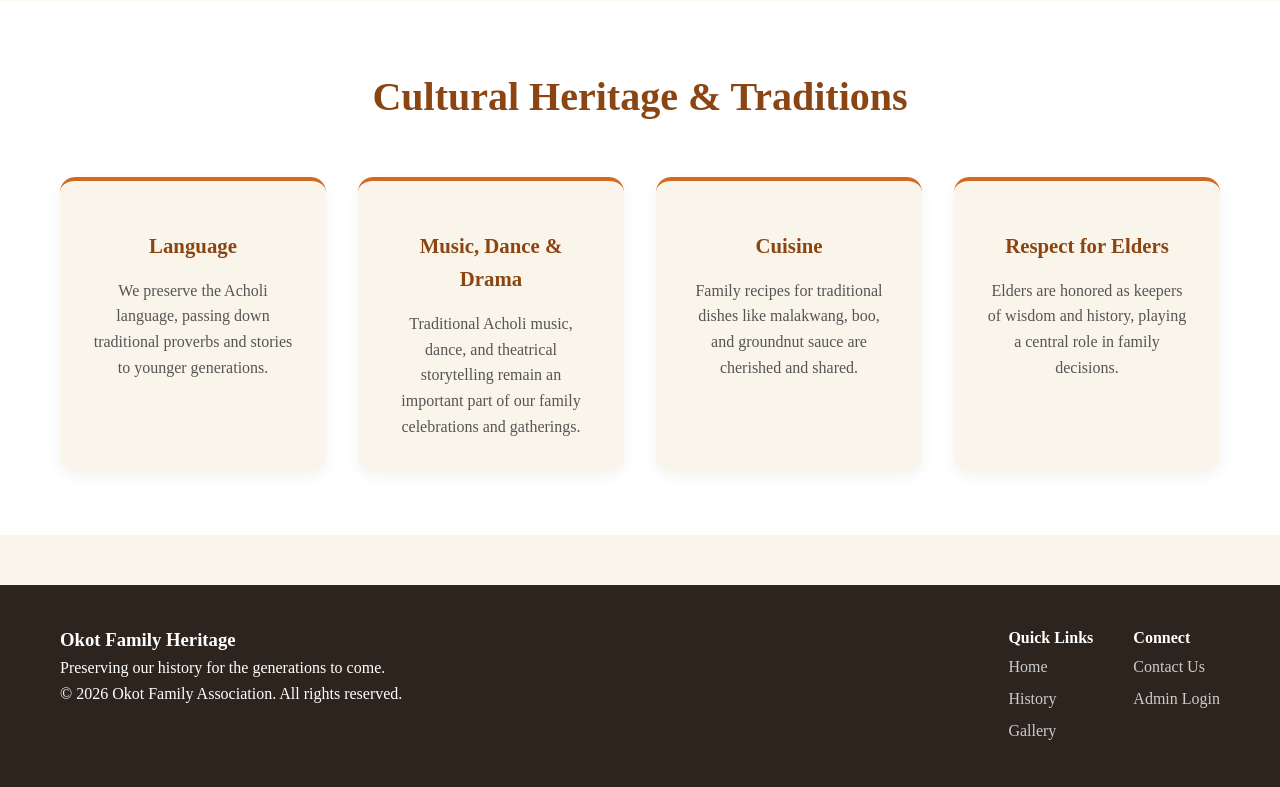
<file: history.html>
<!DOCTYPE html>
<html lang="en">
<head>
    <meta charset="UTF-8">
    <meta name="viewport" content="width=device-width, initial-scale=1.0">
    <title>History of Okot Family</title>
    <link rel="preconnect" href="https://fonts.googleapis.com">
    <link rel="preconnect" href="https://fonts.gstatic.com" crossorigin>
    <link href="https://fonts.googleapis.com/css2?family=Inter:wght@400;500;600;700&family=Outfit:wght@400;500;600;700;800&display=swap" rel="stylesheet">
    <link rel="stylesheet" href="style.css">
</head>
<body>
    <header class="main-header">
        <div class="container">
            <div class="logo">
                <a href="index.html" style="color: white; text-decoration: none; display: flex; align-items: center; gap: 15px;">
                    <img src="images/logo.png" alt="Okot Heritage Logo" style="height: 60px; width: auto; border-radius: 8px; background: white; padding: 4px; box-shadow: 0 2px 5px rgba(0,0,0,0.2);">
                    <div>
                        <h1 style="margin-bottom: 0;">Okot Family</h1>
                        <div class="tagline" style="margin-top: 2px;">Preserving Our Roots</div>
                    </div>
                </a>
            </div>
            <nav class="main-nav">
                <ul>
                    <li><a href="index.html">Home</a></li>
                    <li><a href="history.html">History</a></li>
                    <li><a href="genealogy.html">Genealogy</a></li>
                    <li><a href="gallery.html">Gallery</a></li>
                    <li><a href="contact.html">Contact</a></li>
                    <li><a href="login.html" class="btn-primary" style="padding: 0.3rem 1rem;">Login</a></li>
                </ul>
            </nav>
        </div>
    </header>

    <script>
        document.addEventListener('DOMContentLoaded', function() {
            const currentPage = window.location.pathname.split('/').pop() || 'index.html';
            const navLinks = document.querySelectorAll('.main-nav a');
            navLinks.forEach(link => {
                const href = link.getAttribute('href');
                if (href === currentPage || (currentPage === '' && href === 'index.html')) {
                    link.classList.add('active');
                } else {
                    link.classList.remove('active');
                }
            });
        });
    </script>

    <section class="page-header">
        <div class="container">
            <h1>Our Family History</h1>
            <p>Journey Through Generations of the Okot Legacy</p>
        </div>
    </section>

    <section class="history-timeline">
        <div class="container">
            <div class="section-intro">
                <h2>History Timeline</h2>
                <p>Take a clear, chronological tour through the Okot family’s major milestones from its origins to the present day.</p>
            </div>
            <div class="timeline">
                <div class="timeline-item left">
                    <div class="timeline-content">
                        <div class="timeline-year">Early 1800s</div>
                        <h3>The Origins</h3>
                        <p>The Okot family traces its roots to the Acholi region of Northern Uganda. Our ancestors were respected community leaders, known for their wisdom and dedication to their people.</p>
                        <div class="timeline-icon"></div>
                    </div>
                </div>
                <div class="timeline-item right">
                    <div class="timeline-content">
                        <div class="timeline-year">1880s</div>
                        <h3>The Founding Father</h3>
                        <p>Chief Okot Oloo established the family settlement in what is now known as Okot Village, Gulu District. He was known for his fair leadership and commitment to family unity.</p>
                        <div class="timeline-icon"></div>
                    </div>
                </div>
                <div class="timeline-item left">
                    <div class="timeline-content">
                        <div class="timeline-year">1920-1960</div>
                        <h3>Growth & Expansion</h3>
                        <p>The family grew significantly during this period, with members spreading across Uganda while maintaining strong ties to their ancestral home. Education became a priority.</p>
                        <div class="timeline-icon"></div>
                    </div>
                </div>
                <div class="timeline-item right">
                    <div class="timeline-content">
                        <div class="timeline-year">1970-1990</div>
                        <h3>Challenges & Resilience</h3>
                        <p>Despite the challenges of political instability, the Okot family remained united. Many family members contributed to community rebuilding and peace efforts.</p>
                        <div class="timeline-icon"></div>
                    </div>
                </div>
                <div class="timeline-item left">
                    <div class="timeline-content">
                        <div class="timeline-year">1990-Present</div>
                        <h3>Global Family</h3>
                        <p>Today, Okot family members can be found across Uganda, Kenya, the UK, USA, and Canada. We continue to celebrate our heritage while embracing our global presence.</p>
                        <div class="timeline-icon"></div>
                    </div>
                </div>
            </div>
        </div>
    </section>

    <section class="cultural-heritage">
        <div class="container">
            <h2>Cultural Heritage & Traditions</h2>
            <div class="heritage-grid">
                <div class="heritage-card">
                    <div class="heritage-icon"></div>
                    <h3>Language</h3>
                    <p>We preserve the Acholi language, passing down traditional proverbs and stories to younger generations.</p>
                </div>
                <div class="heritage-card">
                    <div class="heritage-icon"></div>
                    <h3>Music, Dance & Drama</h3>
                    <p>Traditional Acholi music, dance, and theatrical storytelling remain an important part of our family celebrations and gatherings.</p>
                </div>
                <div class="heritage-card">
                    <div class="heritage-icon"></div>
                    <h3>Cuisine</h3>
                    <p>Family recipes for traditional dishes like malakwang, boo, and groundnut sauce are cherished and shared.</p>
                </div>
                <div class="heritage-card">
                    <div class="heritage-icon"></div>
                    <h3>Respect for Elders</h3>
                    <p>Elders are honored as keepers of wisdom and history, playing a central role in family decisions.</p>
                </div>
            </div>
        </div>
    </section>

    <footer class="main-footer" style="background: #2d241e; color: #fff; padding: 40px 0; margin-top: 50px;">
        <div class="container" style="display: flex; justify-content: space-between; flex-wrap: wrap;">
            <div class="footer-info">
                <h3>Okot Family Heritage</h3>
                <p>Preserving our history for the generations to come.</p>
                <p>&copy; 2026 Okot Family Association. All rights reserved.</p>
            </div>
            <div class="footer-links" style="display:flex; gap: 40px;">
                <div>
                    <h4>Quick Links</h4>
                    <ul style="list-style: none; padding: 0; line-height: 2;">
                        <li><a href="index.html" style="color: #ccc; text-decoration: none;">Home</a></li>
                        <li><a href="history.html" style="color: #ccc; text-decoration: none;">History</a></li>
                        <li><a href="gallery.html" style="color: #ccc; text-decoration: none;">Gallery</a></li>
                    </ul>
                </div>
                <div>
                    <h4>Connect</h4>
                    <ul style="list-style: none; padding: 0; line-height: 2;">
                        <li><a href="contact.html" style="color: #ccc; text-decoration: none;">Contact Us</a></li>
                        <li><a href="login.html" style="color: #ccc; text-decoration: none;">Admin Login</a></li>
                    </ul>
                </div>
            </div>
        </div>
    </footer>
</body>
</html>
</file>
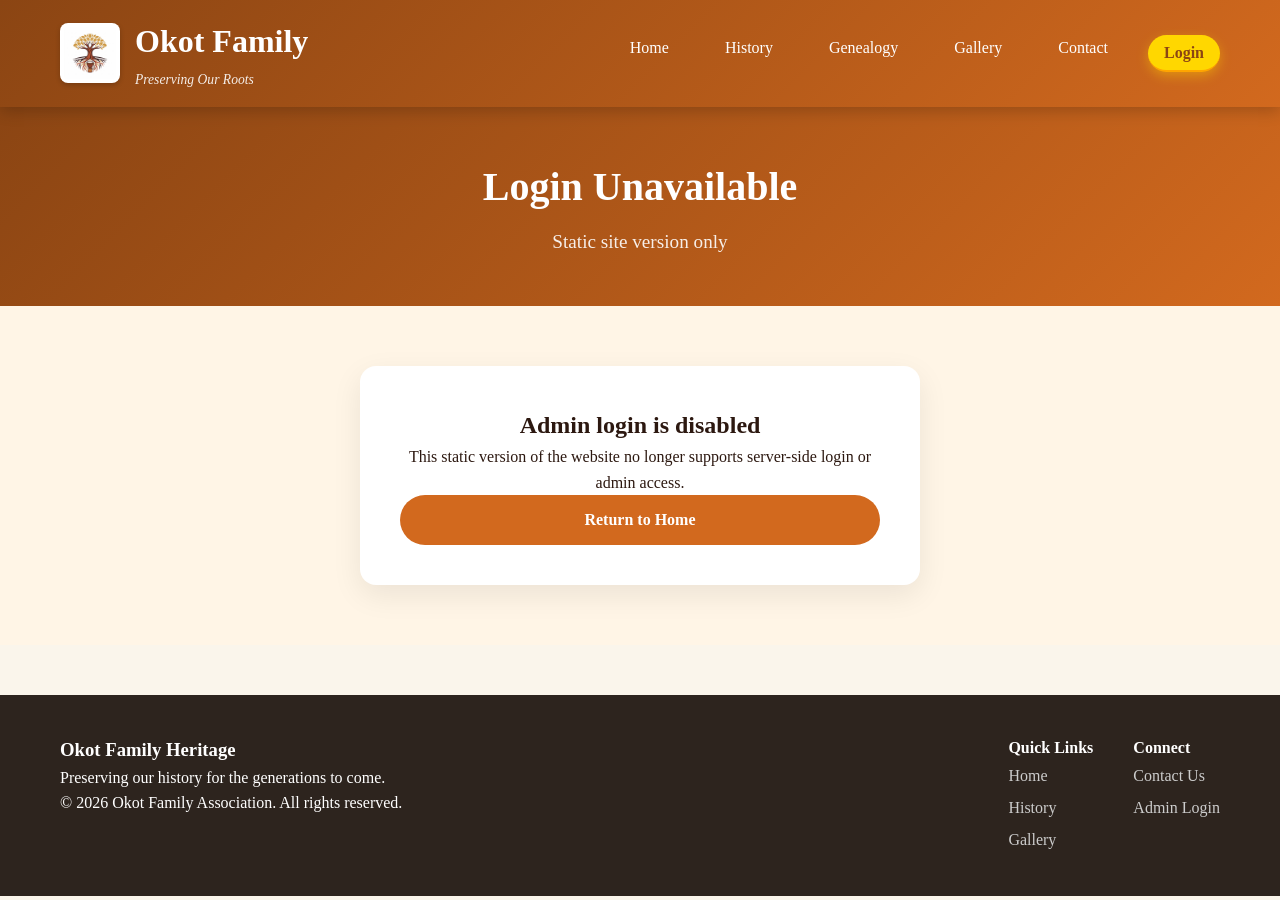
<file: login.html>
<!DOCTYPE html>
<html lang="en">
<head>
    <meta charset="UTF-8">
    <meta name="viewport" content="width=device-width, initial-scale=1.0">
    <title>Login - Okot Family</title>
    <link rel="preconnect" href="https://fonts.googleapis.com">
    <link rel="preconnect" href="https://fonts.gstatic.com" crossorigin>
    <link href="https://fonts.googleapis.com/css2?family=Inter:wght@400;500;600;700&family=Outfit:wght@400;500;600;700;800&display=swap" rel="stylesheet">
    <link rel="stylesheet" href="style.css">
</head>
<body>
    <header class="main-header">
        <div class="container">
            <div class="logo">
                <a href="index.html" style="color: white; text-decoration: none; display: flex; align-items: center; gap: 15px;">
                    <img src="images/logo.png" alt="Okot Heritage Logo" style="height: 60px; width: auto; border-radius: 8px; background: white; padding: 4px; box-shadow: 0 2px 5px rgba(0,0,0,0.2);">
                    <div>
                        <h1 style="margin-bottom: 0;">Okot Family</h1>
                        <div class="tagline" style="margin-top: 2px;">Preserving Our Roots</div>
                    </div>
                </a>
            </div>
            <nav class="main-nav">
                <ul>
                    <li><a href="index.html">Home</a></li>
                    <li><a href="history.html">History</a></li>
                    <li><a href="genealogy.html">Genealogy</a></li>
                    <li><a href="gallery.html">Gallery</a></li>
                    <li><a href="contact.html">Contact</a></li>
                    <li><a href="login.html" class="btn-primary" style="padding: 0.3rem 1rem;">Login</a></li>
                </ul>
            </nav>
        </div>
    </header>

    <script>
        document.addEventListener('DOMContentLoaded', function() {
            const currentPage = window.location.pathname.split('/').pop() || 'index.html';
            const navLinks = document.querySelectorAll('.main-nav a');
            navLinks.forEach(link => {
                const href = link.getAttribute('href');
                if (href === currentPage || (currentPage === '' && href === 'index.html')) {
                    link.classList.add('active');
                } else {
                    link.classList.remove('active');
                }
            });
        });
    </script>

    <section class="page-header">
        <div class="container">
            <h1>Login Unavailable</h1>
            <p>Static site version only</p>
        </div>
    </section>

    <section class="login-section" style="padding: 60px 0; background: #fff5e6;">
        <div class="container" style="max-width: 600px; margin: 0 auto; text-align: center;">
            <div style="background: white; padding: 40px; border-radius: 16px; box-shadow: 0 10px 30px rgba(0,0,0,0.08);">
                <h2>Admin login is disabled</h2>
                <p>This static version of the website no longer supports server-side login or admin access.</p>
                <a href="index.html" class="btn-primary">Return to Home</a>
            </div>
        </div>
    </section>

    <footer class="main-footer" style="background: #2d241e; color: #fff; padding: 40px 0; margin-top: 50px;">
        <div class="container" style="display: flex; justify-content: space-between; flex-wrap: wrap;">
            <div class="footer-info">
                <h3>Okot Family Heritage</h3>
                <p>Preserving our history for the generations to come.</p>
                <p>&copy; 2026 Okot Family Association. All rights reserved.</p>
            </div>
            <div class="footer-links" style="display:flex; gap: 40px;">
                <div>
                    <h4>Quick Links</h4>
                    <ul style="list-style: none; padding: 0; line-height: 2;">
                        <li><a href="index.html" style="color: #ccc; text-decoration: none;">Home</a></li>
                        <li><a href="history.html" style="color: #ccc; text-decoration: none;">History</a></li>
                        <li><a href="gallery.html" style="color: #ccc; text-decoration: none;">Gallery</a></li>
                    </ul>
                </div>
                <div>
                    <h4>Connect</h4>
                    <ul style="list-style: none; padding: 0; line-height: 2;">
                        <li><a href="contact.html" style="color: #ccc; text-decoration: none;">Contact Us</a></li>
                        <li><a href="login.html" style="color: #ccc; text-decoration: none;">Admin Login</a></li>
                    </ul>
                </div>
            </div>
        </div>
    </footer>
</body>
</html>
</file>
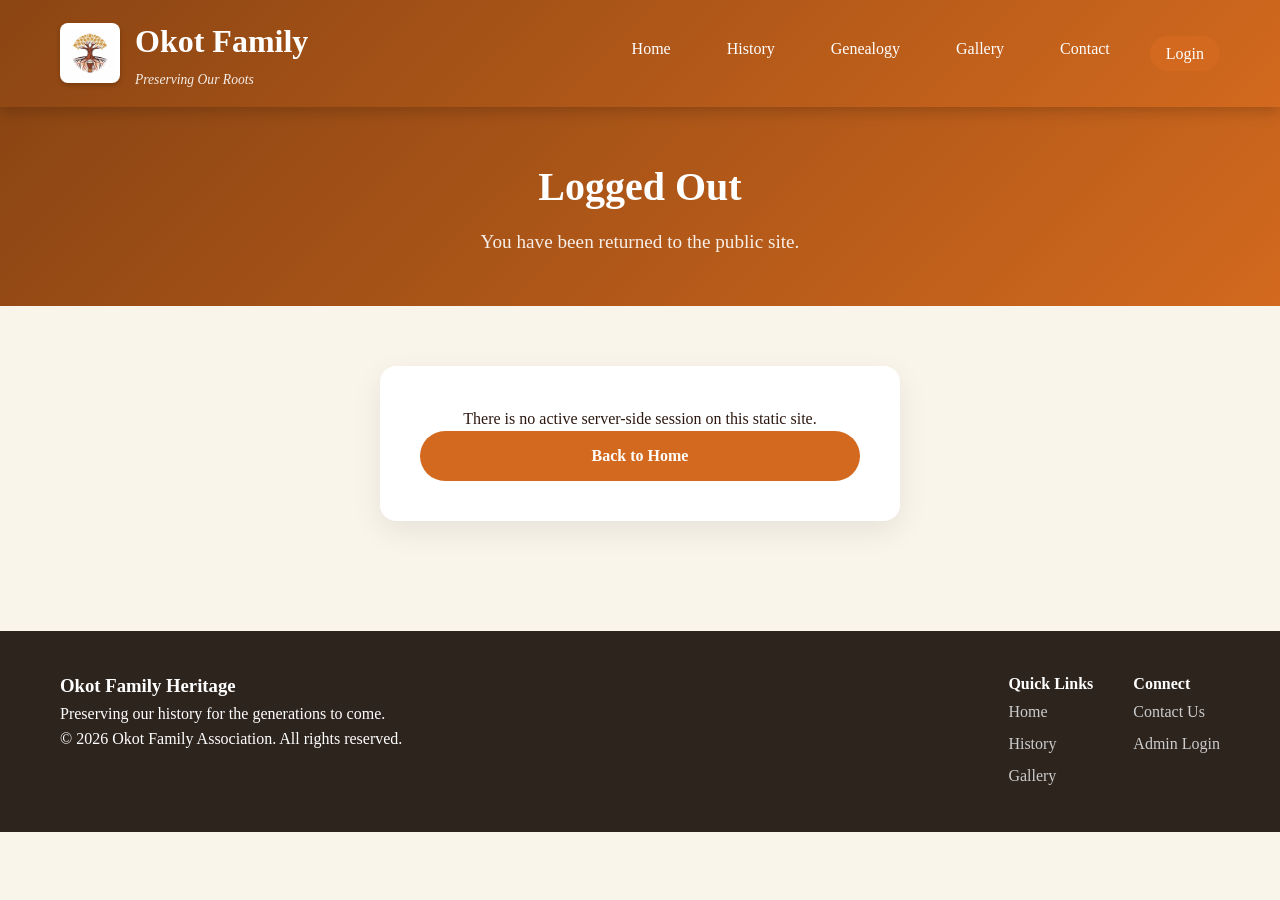
<file: logout.html>
<!DOCTYPE html>
<html lang="en">
<head>
    <meta charset="UTF-8">
    <meta name="viewport" content="width=device-width, initial-scale=1.0">
    <title>Logged Out - Okot Family</title>
    <link rel="preconnect" href="https://fonts.googleapis.com">
    <link rel="preconnect" href="https://fonts.gstatic.com" crossorigin>
    <link href="https://fonts.googleapis.com/css2?family=Inter:wght@400;500;600;700&family=Outfit:wght@400;500;600;700;800&display=swap" rel="stylesheet">
    <link rel="stylesheet" href="style.css">
</head>
<body>
    <header class="main-header">
        <div class="container">
            <div class="logo">
                <a href="index.html" style="color: white; text-decoration: none; display: flex; align-items: center; gap: 15px;">
                    <img src="images/logo.png" alt="Okot Heritage Logo" style="height: 60px; width: auto; border-radius: 8px; background: white; padding: 4px; box-shadow: 0 2px 5px rgba(0,0,0,0.2);">
                    <div>
                        <h1 style="margin-bottom: 0;">Okot Family</h1>
                        <div class="tagline" style="margin-top: 2px;">Preserving Our Roots</div>
                    </div>
                </a>
            </div>
            <nav class="main-nav">
                <ul>
                    <li><a href="index.html">Home</a></li>
                    <li><a href="history.html">History</a></li>
                    <li><a href="genealogy.html">Genealogy</a></li>
                    <li><a href="gallery.html">Gallery</a></li>
                    <li><a href="contact.html">Contact</a></li>
                    <li><a href="login.html" class="btn-primary" style="padding: 0.3rem 1rem;">Login</a></li>
                </ul>
            </nav>
        </div>
    </header>

    <script>
        document.addEventListener('DOMContentLoaded', function() {
            const currentPage = window.location.pathname.split('/').pop() || 'index.html';
            const navLinks = document.querySelectorAll('.main-nav a');
            navLinks.forEach(link => {
                const href = link.getAttribute('href');
                if (href === currentPage || (currentPage === '' && href === 'index.html')) {
                    link.classList.add('active');
                } else {
                    link.classList.remove('active');
                }
            });
        });
    </script>

    <section class="page-header">
        <div class="container">
            <h1>Logged Out</h1>
            <p>You have been returned to the public site.</p>
        </div>
    </section>

    <section style="padding: 60px 0; text-align: center;">
        <div class="container" style="max-width: 560px; margin: 0 auto;">
            <div style="background: white; padding: 40px; border-radius: 16px; box-shadow: 0 10px 30px rgba(0,0,0,0.08);">
                <p>There is no active server-side session on this static site.</p>
                <a href="index.html" class="btn-primary">Back to Home</a>
            </div>
        </div>
    </section>

    <footer class="main-footer" style="background: #2d241e; color: #fff; padding: 40px 0; margin-top: 50px;">
        <div class="container" style="display: flex; justify-content: space-between; flex-wrap: wrap;">
            <div class="footer-info">
                <h3>Okot Family Heritage</h3>
                <p>Preserving our history for the generations to come.</p>
                <p>&copy; 2026 Okot Family Association. All rights reserved.</p>
            </div>
            <div class="footer-links" style="display:flex; gap: 40px;">
                <div>
                    <h4>Quick Links</h4>
                    <ul style="list-style: none; padding: 0; line-height: 2;">
                        <li><a href="index.html" style="color: #ccc; text-decoration: none;">Home</a></li>
                        <li><a href="history.html" style="color: #ccc; text-decoration: none;">History</a></li>
                        <li><a href="gallery.html" style="color: #ccc; text-decoration: none;">Gallery</a></li>
                    </ul>
                </div>
                <div>
                    <h4>Connect</h4>
                    <ul style="list-style: none; padding: 0; line-height: 2;">
                        <li><a href="contact.html" style="color: #ccc; text-decoration: none;">Contact Us</a></li>
                        <li><a href="login.html" style="color: #ccc; text-decoration: none;">Admin Login</a></li>
                    </ul>
                </div>
            </div>
        </div>
    </footer>
</body>
</html>
</file>
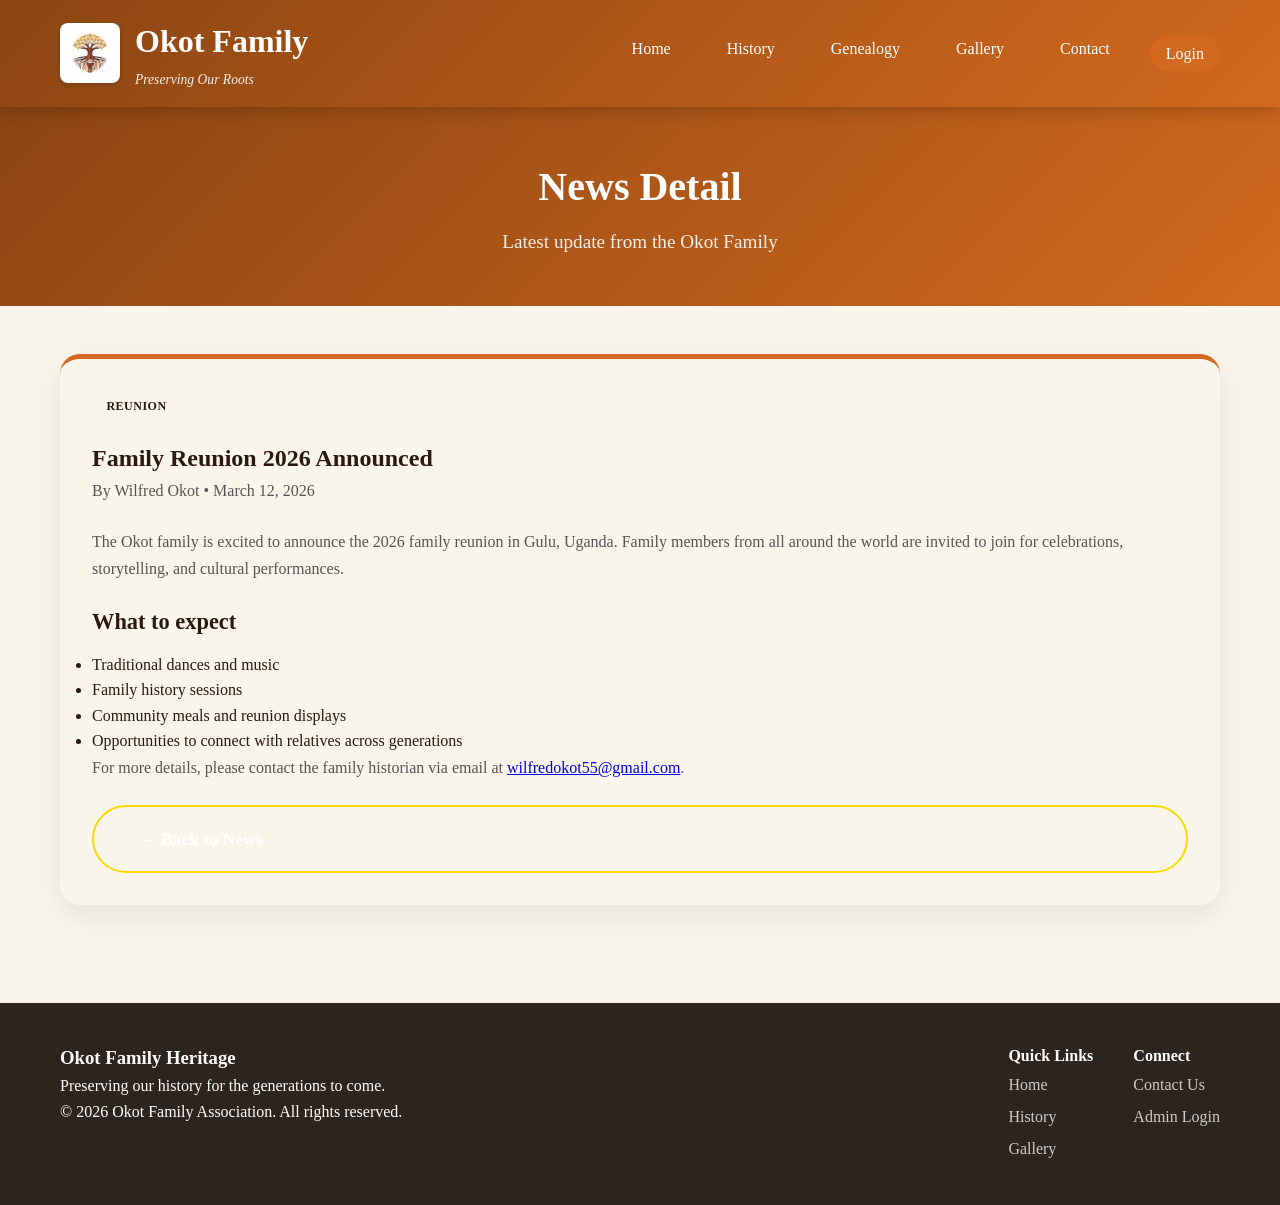
<file: news_detail.html>
<!DOCTYPE html>
<html lang="en">
<head>
    <meta charset="UTF-8">
    <meta name="viewport" content="width=device-width, initial-scale=1.0">
    <title>Okot Family News Detail</title>
    <link rel="preconnect" href="https://fonts.googleapis.com">
    <link rel="preconnect" href="https://fonts.gstatic.com" crossorigin>
    <link href="https://fonts.googleapis.com/css2?family=Inter:wght@400;500;600;700&family=Outfit:wght@400;500;600;700;800&display=swap" rel="stylesheet">
    <link rel="stylesheet" href="style.css">
</head>
<body>
    <header class="main-header">
        <div class="container">
            <div class="logo">
                <a href="index.html" style="color: white; text-decoration: none; display: flex; align-items: center; gap: 15px;">
                    <img src="images/logo.png" alt="Okot Heritage Logo" style="height: 60px; width: auto; border-radius: 8px; background: white; padding: 4px; box-shadow: 0 2px 5px rgba(0,0,0,0.2);">
                    <div>
                        <h1 style="margin-bottom: 0;">Okot Family</h1>
                        <div class="tagline" style="margin-top: 2px;">Preserving Our Roots</div>
                    </div>
                </a>
            </div>
            <nav class="main-nav">
                <ul>
                    <li><a href="index.html">Home</a></li>
                    <li><a href="history.html">History</a></li>
                    <li><a href="genealogy.html">Genealogy</a></li>
                    <li><a href="gallery.html">Gallery</a></li>
                    <li><a href="contact.html">Contact</a></li>
                    <li><a href="login.html" class="btn-primary" style="padding: 0.3rem 1rem;">Login</a></li>
                </ul>
            </nav>
        </div>
    </header>

    <script>
        document.addEventListener('DOMContentLoaded', function() {
            const currentPage = window.location.pathname.split('/').pop() || 'index.html';
            const navLinks = document.querySelectorAll('.main-nav a');
            navLinks.forEach(link => {
                const href = link.getAttribute('href');
                if (href === currentPage || (currentPage === '' && href === 'index.html')) {
                    link.classList.add('active');
                } else {
                    link.classList.remove('active');
                }
            });
        });
    </script>

    <section class="page-header">
        <div class="container">
            <h1>News Detail</h1>
            <p>Latest update from the Okot Family</p>
        </div>
    </section>

    <section class="news-detail">
        <div class="container">
            <div class="news-card detail-card" style="padding: 2rem;">
                <div class="news-category category-events">Reunion</div>
                <h1>Family Reunion 2026 Announced</h1>
                <p class="news-meta">By Wilfred Okot • March 12, 2026</p>
                <p>The Okot family is excited to announce the 2026 family reunion in Gulu, Uganda. Family members from all around the world are invited to join for celebrations, storytelling, and cultural performances.</p>
                <h3>What to expect</h3>
                <ul>
                    <li>Traditional dances and music</li>
                    <li>Family history sessions</li>
                    <li>Community meals and reunion displays</li>
                    <li>Opportunities to connect with relatives across generations</li>
                </ul>
                <p>For more details, please contact the family historian via email at <a href="mailto:wilfredokot55@gmail.com">wilfredokot55@gmail.com</a>.</p>
                <a href="index.html#latest-news" class="btn-secondary">← Back to News</a>
            </div>
        </div>
    </section>

    <footer class="main-footer" style="background: #2d241e; color: #fff; padding: 40px 0; margin-top: 50px;">
        <div class="container" style="display: flex; justify-content: space-between; flex-wrap: wrap;">
            <div class="footer-info">
                <h3>Okot Family Heritage</h3>
                <p>Preserving our history for the generations to come.</p>
                <p>&copy; 2026 Okot Family Association. All rights reserved.</p>
            </div>
            <div class="footer-links" style="display:flex; gap: 40px;">
                <div>
                    <h4>Quick Links</h4>
                    <ul style="list-style: none; padding: 0; line-height: 2;">
                        <li><a href="index.html" style="color: #ccc; text-decoration: none;">Home</a></li>
                        <li><a href="history.html" style="color: #ccc; text-decoration: none;">History</a></li>
                        <li><a href="gallery.html" style="color: #ccc; text-decoration: none;">Gallery</a></li>
                    </ul>
                </div>
                <div>
                    <h4>Connect</h4>
                    <ul style="list-style: none; padding: 0; line-height: 2;">
                        <li><a href="contact.html" style="color: #ccc; text-decoration: none;">Contact Us</a></li>
                        <li><a href="login.html" style="color: #ccc; text-decoration: none;">Admin Login</a></li>
                    </ul>
                </div>
            </div>
        </div>
    </footer>
</body>
</html>
</file>
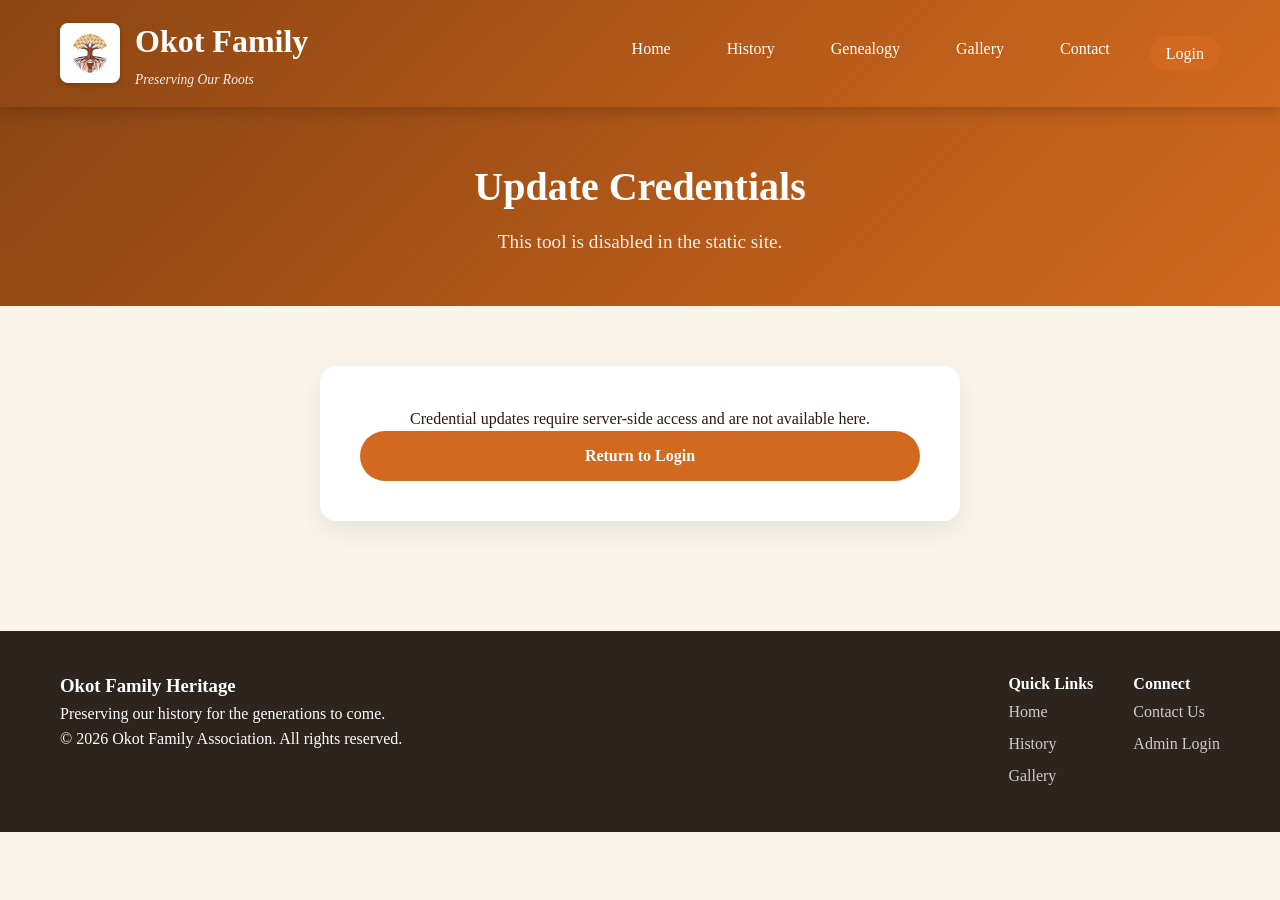
<file: update_credentials.html>
<!DOCTYPE html>
<html lang="en">
<head>
    <meta charset="UTF-8">
    <meta name="viewport" content="width=device-width, initial-scale=1.0">
    <title>Update Credentials - Okot Family</title>
    <link rel="preconnect" href="https://fonts.googleapis.com">
    <link rel="preconnect" href="https://fonts.gstatic.com" crossorigin>
    <link href="https://fonts.googleapis.com/css2?family=Inter:wght@400;500;600;700&family=Outfit:wght@400;500;600;700;800&display=swap" rel="stylesheet">
    <link rel="stylesheet" href="style.css">
</head>
<body>
    <header class="main-header">
        <div class="container">
            <div class="logo">
                <a href="index.html" style="color: white; text-decoration: none; display: flex; align-items: center; gap: 15px;">
                    <img src="images/logo.png" alt="Okot Heritage Logo" style="height: 60px; width: auto; border-radius: 8px; background: white; padding: 4px; box-shadow: 0 2px 5px rgba(0,0,0,0.2);">
                    <div>
                        <h1 style="margin-bottom: 0;">Okot Family</h1>
                        <div class="tagline" style="margin-top: 2px;">Preserving Our Roots</div>
                    </div>
                </a>
            </div>
            <nav class="main-nav">
                <ul>
                    <li><a href="index.html">Home</a></li>
                    <li><a href="history.html">History</a></li>
                    <li><a href="genealogy.html">Genealogy</a></li>
                    <li><a href="gallery.html">Gallery</a></li>
                    <li><a href="contact.html">Contact</a></li>
                    <li><a href="login.html" class="btn-primary" style="padding: 0.3rem 1rem;">Login</a></li>
                </ul>
            </nav>
        </div>
    </header>

    <script>
        document.addEventListener('DOMContentLoaded', function() {
            const currentPage = window.location.pathname.split('/').pop() || 'index.html';
            const navLinks = document.querySelectorAll('.main-nav a');
            navLinks.forEach(link => {
                const href = link.getAttribute('href');
                if (href === currentPage || (currentPage === '' && href === 'index.html')) {
                    link.classList.add('active');
                } else {
                    link.classList.remove('active');
                }
            });
        });
    </script>

    <section class="page-header">
        <div class="container">
            <h1>Update Credentials</h1>
            <p>This tool is disabled in the static site.</p>
        </div>
    </section>

    <section style="padding: 60px 0; text-align: center;">
        <div class="container" style="max-width: 680px; margin: 0 auto;">
            <div style="background: white; padding: 40px; border-radius: 16px; box-shadow: 0 10px 30px rgba(0,0,0,0.08);">
                <p>Credential updates require server-side access and are not available here.</p>
                <a href="login.html" class="btn-primary">Return to Login</a>
            </div>
        </div>
    </section>

    <footer class="main-footer" style="background: #2d241e; color: #fff; padding: 40px 0; margin-top: 50px;">
        <div class="container" style="display: flex; justify-content: space-between; flex-wrap: wrap;">
            <div class="footer-info">
                <h3>Okot Family Heritage</h3>
                <p>Preserving our history for the generations to come.</p>
                <p>&copy; 2026 Okot Family Association. All rights reserved.</p>
            </div>
            <div class="footer-links" style="display:flex; gap: 40px;">
                <div>
                    <h4>Quick Links</h4>
                    <ul style="list-style: none; padding: 0; line-height: 2;">
                        <li><a href="index.html" style="color: #ccc; text-decoration: none;">Home</a></li>
                        <li><a href="history.html" style="color: #ccc; text-decoration: none;">History</a></li>
                        <li><a href="gallery.html" style="color: #ccc; text-decoration: none;">Gallery</a></li>
                    </ul>
                </div>
                <div>
                    <h4>Connect</h4>
                    <ul style="list-style: none; padding: 0; line-height: 2;">
                        <li><a href="contact.html" style="color: #ccc; text-decoration: none;">Contact Us</a></li>
                        <li><a href="login.html" style="color: #ccc; text-decoration: none;">Admin Login</a></li>
                    </ul>
                </div>
            </div>
        </div>
    </footer>
</body>
</html>
</file>
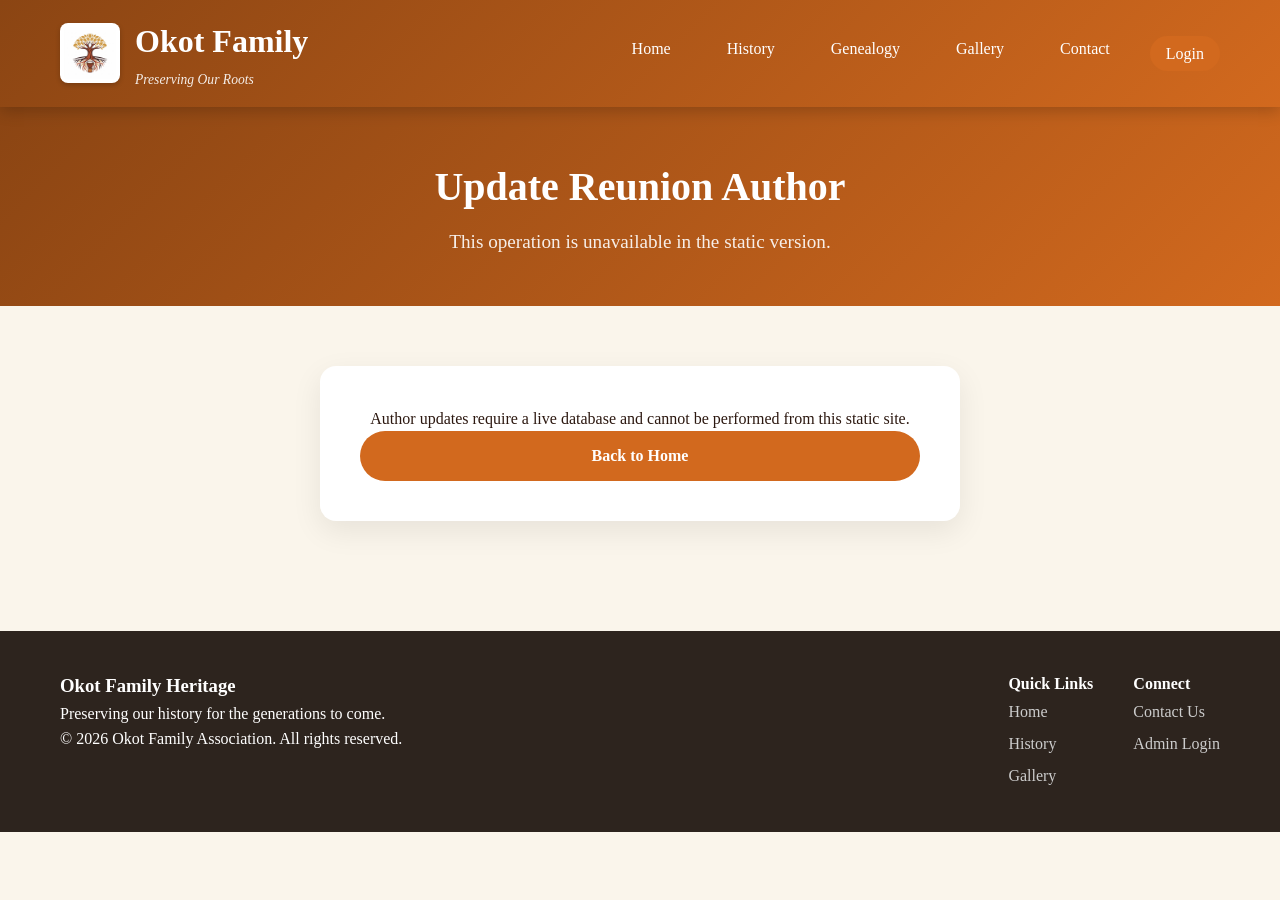
<file: update_reunion_author.html>
<!DOCTYPE html>
<html lang="en">
<head>
    <meta charset="UTF-8">
    <meta name="viewport" content="width=device-width, initial-scale=1.0">
    <title>Update Reunion Author - Okot Family</title>
    <link rel="preconnect" href="https://fonts.googleapis.com">
    <link rel="preconnect" href="https://fonts.gstatic.com" crossorigin>
    <link href="https://fonts.googleapis.com/css2?family=Inter:wght@400;500;600;700&family=Outfit:wght@400;500;600;700;800&display=swap" rel="stylesheet">
    <link rel="stylesheet" href="style.css">
</head>
<body>
    <header class="main-header">
        <div class="container">
            <div class="logo">
                <a href="index.html" style="color: white; text-decoration: none; display: flex; align-items: center; gap: 15px;">
                    <img src="images/logo.png" alt="Okot Heritage Logo" style="height: 60px; width: auto; border-radius: 8px; background: white; padding: 4px; box-shadow: 0 2px 5px rgba(0,0,0,0.2);">
                    <div>
                        <h1 style="margin-bottom: 0;">Okot Family</h1>
                        <div class="tagline" style="margin-top: 2px;">Preserving Our Roots</div>
                    </div>
                </a>
            </div>
            <nav class="main-nav">
                <ul>
                    <li><a href="index.html">Home</a></li>
                    <li><a href="history.html">History</a></li>
                    <li><a href="genealogy.html">Genealogy</a></li>
                    <li><a href="gallery.html">Gallery</a></li>
                    <li><a href="contact.html">Contact</a></li>
                    <li><a href="login.html" class="btn-primary" style="padding: 0.3rem 1rem;">Login</a></li>
                </ul>
            </nav>
        </div>
    </header>

    <script>
        document.addEventListener('DOMContentLoaded', function() {
            const currentPage = window.location.pathname.split('/').pop() || 'index.html';
            const navLinks = document.querySelectorAll('.main-nav a');
            navLinks.forEach(link => {
                const href = link.getAttribute('href');
                if (href === currentPage || (currentPage === '' && href === 'index.html')) {
                    link.classList.add('active');
                } else {
                    link.classList.remove('active');
                }
            });
        });
    </script>

    <section class="page-header">
        <div class="container">
            <h1>Update Reunion Author</h1>
            <p>This operation is unavailable in the static version.</p>
        </div>
    </section>

    <section style="padding: 60px 0; text-align: center;">
        <div class="container" style="max-width: 680px; margin: 0 auto;">
            <div style="background: white; padding: 40px; border-radius: 16px; box-shadow: 0 10px 30px rgba(0,0,0,0.08);">
                <p>Author updates require a live database and cannot be performed from this static site.</p>
                <a href="index.html" class="btn-primary">Back to Home</a>
            </div>
        </div>
    </section>

    <footer class="main-footer" style="background: #2d241e; color: #fff; padding: 40px 0; margin-top: 50px;">
        <div class="container" style="display: flex; justify-content: space-between; flex-wrap: wrap;">
            <div class="footer-info">
                <h3>Okot Family Heritage</h3>
                <p>Preserving our history for the generations to come.</p>
                <p>&copy; 2026 Okot Family Association. All rights reserved.</p>
            </div>
            <div class="footer-links" style="display:flex; gap: 40px;">
                <div>
                    <h4>Quick Links</h4>
                    <ul style="list-style: none; padding: 0; line-height: 2;">
                        <li><a href="index.html" style="color: #ccc; text-decoration: none;">Home</a></li>
                        <li><a href="history.html" style="color: #ccc; text-decoration: none;">History</a></li>
                        <li><a href="gallery.html" style="color: #ccc; text-decoration: none;">Gallery</a></li>
                    </ul>
                </div>
                <div>
                    <h4>Connect</h4>
                    <ul style="list-style: none; padding: 0; line-height: 2;">
                        <li><a href="contact.html" style="color: #ccc; text-decoration: none;">Contact Us</a></li>
                        <li><a href="login.html" style="color: #ccc; text-decoration: none;">Admin Login</a></li>
                    </ul>
                </div>
            </div>
        </div>
    </footer>
</body>
</html>
</file>
<file: style.css>
/* Reset and Base Styles */
* {
    margin: 0;
    padding: 0;
    box-sizing: border-box;
}

body {
    font-family: 'Segoe UI', 'Roboto', 'Georgia', serif;
    line-height: 1.6;
    color: #2c1810;
    background: #faf5eb;
}

.container {
    max-width: 1200px;
    margin: 0 auto;
    padding: 0 20px;
}

/* Header Styles - African Inspired Colors */
.main-header {
    background: linear-gradient(135deg, #8B4513 0%, #D2691E 100%);
    color: white;
    padding: 1rem 0;
    box-shadow: 0 4px 15px rgba(0,0,0,0.2);
    position: sticky;
    top: 0;
    z-index: 100;
}

.main-header .container {
    display: flex;
    justify-content: space-between;
    align-items: center;
    flex-wrap: wrap;
}

.logo h1 {
    font-size: 2rem;
    margin-bottom: 0.2rem;
    font-family: 'Georgia', serif;
}

.logo .tagline {
    font-size: 0.85rem;
    opacity: 0.9;
    font-style: italic;
}

.main-nav ul {
    display: flex;
    list-style: none;
    gap: 1.5rem;
}

.main-nav a {
    color: white;
    text-decoration: none;
    font-weight: 500;
    transition: all 0.3s ease;
    padding: 0.5rem 1rem;
    border-radius: 25px;
    font-size: 1rem;
}

.main-nav a:hover {
    background: rgba(255,215,0,0.3);
    transform: translateY(-2px);
    border-bottom: 2px solid #FFD700;
}

.main-nav a.active {
    background: #FFD700;
    color: #8B4513;
    font-weight: 700;
    border-bottom: 2px solid #FFA500;
    box-shadow: 0 4px 12px rgba(255, 215, 0, 0.4);
}

/* Hero Section */
.hero {
    background: linear-gradient(rgba(0,0,0,0.5), rgba(0,0,0,0.5)), url('data:image/svg+xml,<svg xmlns="http://www.w3.org/2000/svg" viewBox="0 0 1200 400"><rect width="1200" height="400" fill="%238B4513"/><circle cx="200" cy="200" r="100" fill="%23D2691E" opacity="0.3"/><circle cx="1000" cy="250" r="80" fill="%23FFD700" opacity="0.2"/></svg>');
    background-size: cover;
    background-position: center;
    min-height: 500px;
    display: flex;
    align-items: center;
    text-align: center;
    color: white;
}

.hero-overlay {
    background: rgba(0,0,0,0.4);
    width: 100%;
    padding: 4rem 0;
}

.hero-content h1 {
    font-size: 3.5rem;
    margin-bottom: 1rem;
    animation: fadeInUp 1s ease;
}

.highlight {
    color: #FFD700;
}

.hero-content p {
    font-size: 1.3rem;
    margin-bottom: 2rem;
    animation: fadeInUp 1s ease 0.2s;
    opacity: 0;
    animation-fill-mode: forwards;
}

.hero-buttons {
    display: flex;
    gap: 1rem;
    justify-content: center;
    animation: fadeInUp 1s ease 0.4s;
    opacity: 0;
    animation-fill-mode: forwards;
}

.hero-buttons a {
    flex: 1;
    max-width: 220px;
    text-align: center;
}

.btn-primary, .btn-secondary {
    display: inline-block;
    padding: 18px 45px;
    text-decoration: none;
    border-radius: 50px;
    font-weight: bold;
    transition: all 0.3s ease;
    font-size: 1.1rem;
}

.btn-primary {
    background: #FFD700;
    color: #8B4513;
}

.btn-secondary {
    background: transparent;
    color: white;
    border: 2px solid #FFD700;
}

.btn-primary:hover, .btn-secondary:hover {
    transform: translateY(-3px);
    box-shadow: 0 5px 15px rgba(0,0,0,0.3);
}

.btn-primary:hover {
    background: #FFED4A;
}

.btn-secondary:hover {
    background: rgba(255,215,0,0.2);
}

@media (max-width: 768px) {
    .btn-primary, .btn-secondary {
        padding: 15px 35px;
        font-size: 1rem;
    }
}

/* Animations */
@keyframes fadeInUp {
    from {
        opacity: 0;
        transform: translateY(30px);
    }
    to {
        opacity: 1;
        transform: translateY(0);
    }
}

/* Welcome Section */
.welcome-section {
    padding: 4rem 0;
    background: white;
}

.welcome-content {
    display: grid;
    grid-template-columns: 1fr 1fr;
    gap: 3rem;
    align-items: center;
}

.welcome-text h2 {
    color: #8B4513;
    font-size: 2.5rem;
    margin-bottom: 1rem;
}

.welcome-text p {
    margin-bottom: 1rem;
    line-height: 1.8;
}

.family-motto {
    background: linear-gradient(135deg, #FFF8DC, #FFE4B5);
    padding: 1.5rem;
    border-radius: 15px;
    margin-top: 1.5rem;
    border-left: 5px solid #FFD700;
}

.image-card {
    background: linear-gradient(135deg, #D2691E, #8B4513);
    padding: 3rem;
    border-radius: 15px;
    text-align: center;
    color: white;
    min-height: 300px;
    display: flex;
    flex-direction: column;
    justify-content: center;
    align-items: center;
}

.placeholder-icon {
    font-size: 5rem;
    margin-bottom: 1rem;
}

/* Quick Facts */
.quick-facts {
    background: #8B4513;
    color: white;
    padding: 3rem 0;
}

.quick-facts h2 {
    text-align: center;
    margin-bottom: 2rem;
    color: #FFD700;
}

.facts-grid {
    display: grid;
    grid-template-columns: repeat(auto-fit, minmax(200px, 1fr));
    gap: 2rem;
    text-align: center;
}

.fact-card {
    padding: 1.5rem;
}

.fact-number {
    font-size: 2.5rem;
    font-weight: bold;
    color: #FFD700;
    margin-bottom: 0.5rem;
}

/* Values Section */
.family-values {
    padding: 4rem 0;
    background: #faf5eb;
}

.family-values h2 {
    text-align: center;
    color: #8B4513;
    font-size: 2.5rem;
    margin-bottom: 2rem;
}

.values-grid {
    display: grid;
    grid-template-columns: repeat(auto-fit, minmax(250px, 1fr));
    gap: 2rem;
}

.value-card {
    background: white;
    padding: 2rem;
    border-radius: 15px;
    text-align: center;
    box-shadow: 0 5px 15px rgba(0,0,0,0.05);
    transition: transform 0.3s ease;
    display: flex;
    flex-direction: column;
    justify-content: space-between;
}
.value-card img {
    margin-top: auto;
}

/* Family Tree Layout & Centering */
.tree-container {
    text-align: center;
    width: 100%;
}
.tree-generation {
    margin-bottom: 3rem;
}
.tree-nodes {
    display: flex;
    justify-content: center;
    align-items: center;
    gap: 2rem;
    flex-wrap: wrap;
    margin: 0 auto;
}
.person-card {
    background: white;
    padding: 1.5rem;
    border-radius: 12px;
    box-shadow: 0 4px 6px rgba(0,0,0,0.1);
    min-width: 200px;
    text-align: center;
    border-top: 4px solid var(--accent-color, #D2691E);
}

/* Family Database Table Layout & Centering */
.family-database {
    text-align: center;
    margin-top: 4rem;
}
.database-table {
    display: flex;
    justify-content: center;
    overflow-x: auto;
    width: 100%;
}
.database-table table {
    width: 90%;
    max-width: 900px;
    border-collapse: collapse;
    margin: 2rem auto;
    background: white;
    box-shadow: 0 4px 8px rgba(0,0,0,0.08);
    border-radius: 10px;
    overflow: hidden;
}
.database-table th, .database-table td {
    padding: 1.2rem;
    text-align: left;
    border-bottom: 1px solid #f0f0f0;
}
.database-table th {
    background: #5D4037;
    color: white;
    font-weight: 500;
}
.database-table tbody tr:hover {
    background-color: #fcf6ee;
}
.contribute-note {
    text-align: center;
    margin-top: 2rem;
    background: white;
    padding: 1.5rem;
    border-radius: 8px;
    display: inline-block;
}

/* Gallery Layout - Rows and Columns */
.gallery-grid {
    display: grid;
    grid-template-columns: repeat(5, 1fr);
    grid-auto-rows: 1fr;
    gap: 1.5rem;
    align-items: stretch;
}
@media (max-width: 1200px) {
    .gallery-grid {
        grid-template-columns: repeat(3, 1fr);
    }
}
@media (max-width: 768px) {
    .gallery-grid {
        grid-template-columns: repeat(1, 1fr);
    }
}
.gallery-card {
    background: white;
    border-radius: 15px;
    overflow: hidden;
    box-shadow: 0 5px 15px rgba(0,0,0,0.08);
    transition: transform 0.3s ease;
    height: 100%;
    display: flex;
    flex-direction: column;
}
.gallery-card:hover {
    transform: translateY(-8px);
    box-shadow: 0 8px 25px rgba(0,0,0,0.15);
}
.gallery-info {
    padding: 1.5rem;
    text-align: center;
    flex: 1;
    display: flex;
    flex-direction: column;
    justify-content: center;
}
.gallery-info h3 {
    color: var(--primary-color, #3E2723);
    margin-bottom: 0.5rem;
}
.gallery-date {
    display: inline-block;
    color: #666;
    font-size: 0.85rem;
    margin-top: 1rem;
    font-weight: 500;
}

/* Lightbox Modal Styles */
.lightbox {
    display: none;
    position: fixed;
    z-index: 9999;
    top: 0;
    left: 0;
    width: 100vw;
    height: 100vh;
    background-color: rgba(0, 0, 0, 0.85);
    justify-content: center;
    align-items: center;
    cursor: zoom-out;
}
.lightbox img {
    max-width: 90%;
    max-height: 90%;
    border: 4px solid white;
    border-radius: 8px;
    box-shadow: 0 10px 30px rgba(0,0,0,0.5);
    animation: zoomInPopup 0.3s ease;
}
.lightbox-close {
    position: absolute;
    top: 25px;
    right: 45px;
    color: white;
    font-size: 45px;
    font-weight: bold;
    cursor: pointer;
    transition: color 0.3s;
}
.lightbox-close:hover {
    color: var(--accent-color, #D2691E);
}
@keyframes zoomInPopup {
    from {transform: scale(0.85); opacity: 0;}
    to {transform: scale(1); opacity: 1;}
}

/* Contact Page Styles */
.page-header {
    background: linear-gradient(135deg, #8B4513 0%, #D2691E 100%);
    color: white;
    padding: 3rem 0;
    text-align: center;
}

.page-header h1 {
    font-size: 2.5rem;
    margin-bottom: 0.5rem;
}

.page-header p {
    font-size: 1.2rem;
    opacity: 0.9;
}

.contact-section {
    padding: 4rem 0;
    background: white;
}

.contact-grid {
    display: grid;
    grid-template-columns: 1fr 1fr;
    gap: 3rem;
    align-items: start;
}

.contact-info h2 {
    color: #8B4513;
    font-size: 2rem;
    margin-bottom: 1rem;
}

.contact-info p {
    margin-bottom: 2rem;
    line-height: 1.8;
}

.info-card {
    display: flex;
    align-items: flex-start;
    gap: 1rem;
    margin-bottom: 1.5rem;
    padding: 1.5rem;
    background: #faf5eb;
    border-radius: 10px;
    border-left: 4px solid #D2691E;
}

.info-icon {
    font-size: 1.5rem;
    flex-shrink: 0;
}

.info-text h3 {
    color: #8B4513;
    margin-bottom: 0.5rem;
}

.social-media {
    display: flex;
    gap: 1rem;
    flex-wrap: wrap;
}

.social-link {
    color: #D2691E;
    text-decoration: none;
    font-weight: 500;
    transition: color 0.3s ease;
}

.social-link:hover {
    color: #8B4513;
}

.contact-form-container h2 {
    color: #8B4513;
    font-size: 2rem;
    margin-bottom: 1rem;
}

.contact-form {
    background: #faf5eb;
    padding: 2rem;
    border-radius: 15px;
    box-shadow: 0 5px 15px rgba(0,0,0,0.05);
}

.form-row {
    display: grid;
    grid-template-columns: 1fr 1fr;
    gap: 1rem;
}

.form-group {
    margin-bottom: 1rem;
}

.form-group label {
    display: block;
    margin-bottom: 0.5rem;
    font-weight: 500;
    color: #2c1810;
}

.form-group input,
.form-group select,
.form-group textarea {
    width: 100%;
    padding: 12px;
    border: 1px solid #ccc;
    border-radius: 6px;
    font-size: 1rem;
    transition: border-color 0.3s ease;
}

.form-group input:focus,
.form-group select:focus,
.form-group textarea:focus {
    outline: none;
    border-color: #D2691E;
    box-shadow: 0 0 0 2px rgba(210, 105, 30, 0.1);
}

.alert {
    padding: 1rem;
    border-radius: 6px;
    margin-bottom: 1rem;
    font-weight: 500;
}

.alert.success {
    background: #d4edda;
    color: #155724;
    border: 1px solid #c3e6cb;
}

.alert.error {
    background: #f8d7da;
    color: #721c24;
    border: 1px solid #f5c6cb;
}

.btn-primary {
    background: #D2691E;
    color: white;
    border: none;
    padding: 12px 30px;
    border-radius: 50px;
    font-size: 1rem;
    font-weight: bold;
    cursor: pointer;
    transition: all 0.3s ease;
    width: 100%;
}

.btn-primary:hover {
    background: #8B4513;
    transform: translateY(-2px);
    box-shadow: 0 5px 15px rgba(0,0,0,0.2);
}

/* Family Committee Section */
.family-committee {
    padding: 4rem 0;
    background: #faf5eb;
}

.family-committee h2 {
    text-align: center;
    color: #8B4513;
    font-size: 2.5rem;
    margin-bottom: 2rem;
}

.committee-grid {
    display: grid;
    grid-template-columns: repeat(auto-fit, minmax(250px, 1fr));
    gap: 2rem;
}

.committee-card {
    background: white;
    padding: 2rem;
    border-radius: 15px;
    text-align: center;
    box-shadow: 0 5px 15px rgba(0,0,0,0.05);
    transition: transform 0.3s ease;
}

.committee-card:hover {
    transform: translateY(-5px);
    box-shadow: 0 8px 25px rgba(0,0,0,0.1);
}

.committee-icon {
    font-size: 3rem;
    margin-bottom: 1rem;
}

.committee-card h3 {
    color: #8B4513;
    margin-bottom: 0.5rem;
}

.committee-card p {
    margin-bottom: 1rem;
    color: #666;
}

.committee-card a {
    color: #D2691E;
    text-decoration: none;
    font-weight: 500;
}

.committee-card a:hover {
    text-decoration: underline;
}

/* Responsive Design for Contact */
@media (max-width: 768px) {
    .contact-grid {
        grid-template-columns: 1fr;
        gap: 2rem;
    }
    
    .form-row {
        grid-template-columns: 1fr;
    }
    
    .page-header h1 {
        font-size: 2rem;
    }
    
    .contact-info h2,
    .contact-form-container h2 {
        font-size: 1.5rem;
    }
}

/* History Page Styles */
.history-timeline {
    padding: 4rem 0;
    background: linear-gradient(180deg, #faf5eb 0%, #fffaf0 100%);
}

.history-timeline .container {
    max-width: 1100px;
}

.section-intro {
    text-align: center;
    margin-bottom: 2rem;
}

.section-intro h2 {
    font-size: 2.5rem;
    color: #8B4513;
    margin-bottom: 0.75rem;
}

.section-intro p {
    color: #4a2f19;
    font-size: 1rem;
    max-width: 760px;
    margin: 0 auto;
    line-height: 1.85;
}

.timeline {
    position: relative;
    display: grid;
    grid-template-columns: repeat(2, minmax(0, 1fr));
    gap: 2rem;
    align-items: start;
    padding: 2rem 0;
}

.timeline::before {
    content: '';
    position: absolute;
    left: 50%;
    top: 0;
    bottom: 0;
    width: 4px;
    background: #D2691E;
    transform: translateX(-50%);
}

.timeline-item {
    position: relative;
    margin-bottom: 2.5rem;
    display: grid;
    justify-items: stretch;
}

.timeline-item.left {
    justify-items: end;
    text-align: right;
}

.timeline-item.right {
    justify-items: start;
    text-align: left;
}

.timeline-content {
    width: 100%;
    max-width: 520px;
    background: white;
    padding: 2rem;
    border-radius: 22px;
    box-shadow: 0 18px 35px rgba(0,0,0,0.1);
    position: relative;
    border-left: 5px solid #D2691E;
}

.timeline-item.right .timeline-content {
    border-left: none;
    border-right: 5px solid #D2691E;
}

.timeline-year {
    display: inline-block;
    padding: 0.5rem 0.9rem;
    background: rgba(210,105,30,0.12);
    color: #8B4513;
    font-weight: 700;
    font-size: 1rem;
    border-radius: 999px;
    margin-bottom: 1rem;
}

.timeline-content h3 {
    color: #4a2f19;
    margin-bottom: 1rem;
    font-size: 1.65rem;
    line-height: 1.2;
}

.timeline-content p {
    line-height: 1.9;
    color: #4a2f19;
}

.timeline-icon {
    position: absolute;
    top: 1.5rem;
    right: -2.6rem;
    background: #D2691E;
    color: white;
    width: 3.2rem;
    height: 3.2rem;
    border-radius: 50%;
    display: flex;
    align-items: center;
    justify-content: center;
    font-size: 1.4rem;
    box-shadow: 0 10px 20px rgba(0,0,0,0.14);
}

.timeline-item.right .timeline-icon {
    left: -2.6rem;
    right: auto;
}

.timeline-item::before {
    content: '';
    position: absolute;
    top: 2.4rem;
    width: 2rem;
    height: 2px;
    background: #D2691E;
    z-index: 1;
}

.timeline-item.left::before {
    right: -2.4rem;
}

.timeline-item.right::before {
    left: -2.4rem;
}

.timeline-item.left .timeline-content,
.timeline-item.right .timeline-content {
    min-width: 0;
}

/* Cultural Heritage Section */
.cultural-heritage {
    padding: 4rem 0;
    background: white;
}

.cultural-heritage h2 {
    text-align: center;
    color: #8B4513;
    font-size: 2.5rem;
    margin-bottom: 3rem;
}

.heritage-grid {
    display: grid;
    grid-template-columns: repeat(auto-fit, minmax(250px, 1fr));
    gap: 2rem;
}

.heritage-card {
    background: #faf5eb;
    padding: 2rem;
    border-radius: 15px;
    text-align: center;
    box-shadow: 0 5px 15px rgba(0,0,0,0.05);
    transition: transform 0.3s ease;
    border-top: 4px solid #D2691E;
}

.heritage-card:hover {
    transform: translateY(-5px);
    box-shadow: 0 8px 25px rgba(0,0,0,0.1);
}

.heritage-icon {
    font-size: 3rem;
    margin-bottom: 1rem;
}

.heritage-card h3 {
    color: #8B4513;
    margin-bottom: 1rem;
    font-size: 1.3rem;
}

.heritage-card p {
    line-height: 1.6;
    color: #555;
}

/* Responsive Design for History */
@media (max-width: 992px) {
    .timeline {
        grid-template-columns: 1fr;
    }
    
    .timeline::before {
        left: 1.5rem;
    }
    
    .timeline-item,
    .timeline-item.left,
    .timeline-item.right {
        justify-items: start;
        text-align: left;
        padding: 0 0 0 4rem;
    }
    
    .timeline-content {
        border-left: 5px solid #D2691E;
        border-right: none;
        max-width: 100%;
    }
    
    .timeline-icon {
        left: -2.5rem;
        right: auto;
    }
    
    .timeline-item::before {
        left: -2.4rem;
        right: auto;
    }
}

@media (max-width: 768px) {
    .timeline::before {
        left: 2rem;
    }
    
    .timeline-item {
        width: 100%;
        float: none;
        text-align: left;
        padding-left: 4rem;
        padding-right: 0;
    }
    
    .timeline-item.left,
    .timeline-item.right {
        padding-left: 4rem;
    }
    
    .timeline-content {
        border-left: 4px solid #D2691E;
        border-right: none;
    }
    
    .timeline-icon {
        left: -1.5rem;
        right: auto;
        top: 2rem;
    }
    
    .timeline-item::before {
        left: -2rem;
        right: auto;
        width: 2rem;
    }
    
    .section-intro h2 {
        font-size: 2rem;
    }
    
    .section-intro p {
        font-size: 0.98rem;
    }
    
    .cultural-heritage h2 {
        font-size: 2rem;
    }
}

/* Admin Dashboard Styles */
.admin-section {
    padding: 3rem 0;
    background: #faf5eb;
}

.admin-header {
    display: flex;
    justify-content: space-between;
    align-items: center;
    margin-bottom: 3rem;
    background: white;
    padding: 2rem;
    border-radius: 10px;
    box-shadow: 0 4px 8px rgba(0,0,0,0.05);
}

.admin-header h2 {
    color: #8B4513;
    font-size: 1.8rem;
}

.btn-logout {
    background: #dc2626;
    color: white;
    padding: 0.75rem 1.5rem;
    border-radius: 6px;
    text-decoration: none;
    font-weight: 500;
    transition: background 0.3s ease;
}

.btn-logout:hover {
    background: #991b1b;
}

.admin-grid {
    display: grid;
    grid-template-columns: repeat(auto-fit, minmax(250px, 1fr));
    gap: 2rem;
    margin-bottom: 3rem;
}

.stat-card {
    background: white;
    padding: 2rem;
    border-radius: 15px;
    text-align: center;
    box-shadow: 0 8px 20px rgba(0,0,0,0.08);
    border-top: 5px solid #D2691E;
    transition: transform 0.3s ease;
}

.stat-card:hover {
    transform: translateY(-5px);
}

.stat-icon {
    font-size: 2.5rem;
    margin-bottom: 1rem;
}

.stat-card h3 {
    color: #8B4513;
    margin-bottom: 0.5rem;
}

.stat-number {
    font-size: 2.5rem;
    font-weight: bold;
    color: #D2691E;
    margin: 1rem 0;
}

.btn-small {
    display: inline-block;
    background: #D2691E;
    color: white;
    padding: 0.5rem 1rem;
    border-radius: 6px;
    text-decoration: none;
    font-size: 0.9rem;
    transition: background 0.3s ease;
}

.btn-small:hover {
    background: #8B4513;
}

.quick-actions {
    background: white;
    padding: 2rem;
    border-radius: 15px;
    margin-bottom: 3rem;
    box-shadow: 0 8px 20px rgba(0,0,0,0.08);
}

.quick-actions h3 {
    color: #8B4513;
    margin-bottom: 1.5rem;
}

.action-buttons {
    display: grid;
    grid-template-columns: repeat(auto-fit, minmax(200px, 1fr));
    gap: 1.5rem;
}

.action-btn {
    display: flex;
    flex-direction: column;
    align-items: center;
    padding: 1.5rem;
    background: #faf5eb;
    border-radius: 10px;
    text-decoration: none;
    transition: all 0.3s ease;
    border: 2px solid transparent;
}

.action-btn:hover {
    background: #FFE4B5;
    border-color: #D2691E;
}

.action-icon {
    font-size: 2rem;
    margin-bottom: 0.5rem;
}

.action-text {
    color: #8B4513;
    font-weight: 500;
}

.recent-activity {
    background: white;
    padding: 2rem;
    border-radius: 15px;
    box-shadow: 0 8px 20px rgba(0,0,0,0.08);
}

.recent-activity h3 {
    color: #8B4513;
    margin-bottom: 1.5rem;
}

.activity-list {
    display: flex;
    flex-direction: column;
    gap: 1rem;
}

.activity-item {
    padding: 1.5rem;
    background: #faf5eb;
    border-radius: 10px;
    border-left: 4px solid #D2691E;
}

.activity-item h4 {
    color: #4a2f19;
    margin-bottom: 0.3rem;
}

.activity-item p {
    color: #666;
    margin-bottom: 0.5rem;
}

.activity-item small {
    color: #999;
    font-size: 0.85rem;
}

@media (max-width: 768px) {
    .admin-header {
        flex-direction: column;
        gap: 1rem;
        text-align: center;
    }
    
    .admin-grid {
        grid-template-columns: 1fr;
    }
    
    .action-buttons {
        grid-template-columns: 1fr;
    }
}

/* Latest News Section Styles */
.latest-news {
    padding: 4rem 0;
    background: white;
}

.news-header {
    text-align: center;
    margin-bottom: 3rem;
}

.news-header h2 {
    font-size: 2.5rem;
    color: #8B4513;
    margin-bottom: 0.75rem;
}

.news-header p {
    font-size: 1.1rem;
    color: #666;
    max-width: 600px;
    margin: 0 auto;
    line-height: 1.6;
}

.news-grid {
    display: grid;
    grid-template-columns: repeat(auto-fit, minmax(320px, 1fr));
    gap: 2rem;
}

.news-card {
    background: #faf5eb;
    border-radius: 20px;
    overflow: hidden;
    box-shadow: 0 10px 30px rgba(0,0,0,0.08);
    transition: all 0.3s ease;
    display: flex;
    flex-direction: column;
    padding: 2rem;
    position: relative;
    border-top: 5px solid #D2691E;
}

.news-card:hover {
    transform: translateY(-8px);
    box-shadow: 0 15px 45px rgba(0,0,0,0.12);
}

.news-category {
    display: inline-block;
    padding: 0.4rem 0.9rem;
    border-radius: 999px;
    font-size: 0.75rem;
    font-weight: 700;
    text-transform: uppercase;
    letter-spacing: 0.5px;
    margin-bottom: 1rem;
    width: fit-content;
}

.category-birth {
    background: rgba(34, 197, 94, 0.15);
    color: #16a34a;
}

.category-wedding {
    background: rgba(236, 72, 153, 0.15);
    color: #db2777;
}

.category-achievement {
    background: rgba(59, 130, 246, 0.15);
    color: #2563eb;
}

.category-memoriam {
    background: rgba(107, 114, 128, 0.15);
    color: #4b5563;
}

.category-reunion {
    background: rgba(124, 58, 255, 0.15);
    color: #7c3aff;
}

.category-general {
    background: rgba(210, 105, 30, 0.15);
    color: #8B4513;
}

.news-date {
    font-size: 0.9rem;
    color: #999;
    font-weight: 500;
    display: block;
    margin-bottom: 0.5rem;
}

.news-card h3 {
    color: #2c1810;
    font-size: 1.4rem;
    margin-bottom: 1rem;
    line-height: 1.3;
}

.news-card p {
    color: #555;
    line-height: 1.7;
    margin-bottom: 1.5rem;
    flex-grow: 1;
}

.news-footer {
    display: flex;
    justify-content: space-between;
    align-items: center;
    padding-top: 1rem;
    border-top: 1px solid rgba(210, 105, 30, 0.2);
}

.news-author {
    font-size: 0.85rem;
    color: #888;
    font-weight: 500;
}

.read-more {
    color: #D2691E;
    text-decoration: none;
    font-weight: 600;
    transition: color 0.3s ease;
    display: inline-flex;
    align-items: center;
    gap: 0.5rem;
}

.read-more:hover {
    color: #8B4513;
}

@media (max-width: 768px) {
    .news-header h2 {
        font-size: 2rem;
    }
    
    .news-header p {
        font-size: 1rem;
    }
    
    .news-grid {
        grid-template-columns: 1fr;
        gap: 1.5rem;
    }
    
    .news-card {
        padding: 1.5rem;
    }
    
    .news-card h3 {
        font-size: 1.2rem;
    }
}

/* News Detail Page Styles */
.news-detail {
    padding: 3rem 0;
    background: #faf5eb;
}

.news-detail-wrapper {
    display: grid;
    grid-template-columns: 1fr 300px;
    gap: 3rem;
    align-items: start;
}

.news-detail-main {
    background: white;
    padding: 3rem;
    border-radius: 20px;
    box-shadow: 0 10px 30px rgba(0,0,0,0.08);
}

.news-detail-meta {
    display: grid;
    grid-template-columns: repeat(2, 1fr);
    gap: 1.5rem;
    margin-bottom: 2rem;
    padding-bottom: 2rem;
    border-bottom: 2px solid #efefef;
}

.meta-item {
    display: flex;
    flex-direction: column;
}

.meta-label {
    font-size: 0.85rem;
    color: #999;
    font-weight: 600;
    text-transform: uppercase;
    letter-spacing: 0.5px;
    margin-bottom: 0.3rem;
}

.meta-value {
    font-size: 1rem;
    color: #2c1810;
    font-weight: 500;
}

.news-detail-content {
    font-size: 1.1rem;
    line-height: 2;
    color: #333;
    margin-bottom: 2rem;
}

.news-detail-content p {
    margin-bottom: 1.5rem;
}

.news-actions {
    padding-top: 2rem;
    border-top: 2px solid #efefef;
}

.btn-back {
    display: inline-block;
    background: #D2691E;
    color: white;
    padding: 0.75rem 1.5rem;
    border-radius: 8px;
    text-decoration: none;
    font-weight: 600;
    transition: all 0.3s ease;
}

.btn-back:hover {
    background: #8B4513;
    transform: translateX(-3px);
}

.news-detail-sidebar {
    display: flex;
    flex-direction: column;
    gap: 2rem;
}

.sidebar-widget {
    background: white;
    padding: 2rem;
    border-radius: 15px;
    box-shadow: 0 8px 20px rgba(0,0,0,0.05);
}

.sidebar-widget h3 {
    color: #8B4513;
    margin-bottom: 1.5rem;
    font-size: 1.2rem;
    border-bottom: 3px solid #D2691E;
    padding-bottom: 0.75rem;
}

.related-news {
    display: flex;
    flex-direction: column;
    gap: 1rem;
}

.related-item {
    padding: 1rem;
    background: #faf5eb;
    border-radius: 10px;
    text-decoration: none;
    border-left: 4px solid #D2691E;
    transition: all 0.3s ease;
}

.related-item:hover {
    background: #ffe4cc;
    transform: translateX(5px);
}

.related-item h4 {
    color: #4a2f19;
    margin-bottom: 0.5rem;
    font-size: 0.95rem;
}

.related-item small {
    color: #999;
    font-size: 0.85rem;
}

.share-buttons {
    display: flex;
    gap: 1rem;
    flex-wrap: wrap;
}

.share-btn {
    display: inline-flex;
    align-items: center;
    justify-content: center;
    width: 40px;
    height: 40px;
    border-radius: 50%;
    text-decoration: none;
    font-weight: bold;
    font-size: 1.2rem;
    transition: all 0.3s ease;
    color: white;
}

.share-btn.facebook {
    background: #3b5998;
}

.share-btn.facebook:hover {
    background: #2d4373;
}

.share-btn.twitter {
    background: #000000;
}

.share-btn.twitter:hover {
    background: #333;
}

.share-btn.email {
    background: #D2691E;
}

.share-btn.email:hover {
    background: #8B4513;
}

@media (max-width: 1024px) {
    .news-detail-wrapper {
        grid-template-columns: 1fr;
        gap: 2rem;
    }
    
    .news-detail-sidebar {
        grid-template-columns: repeat(2, 1fr);
        flex-direction: row;
    }
}

@media (max-width: 768px) {
    .news-detail-main {
        padding: 1.5rem;
    }
    
    .news-detail-meta {
        grid-template-columns: 1fr;
    }
    
    .news-detail-content {
        font-size: 1rem;
        line-height: 1.8;
    }
    
    .sidebar-widget {
        padding: 1.5rem;
    }
    
    .news-detail-sidebar {
        grid-template-columns: 1fr;
        flex-direction: column;
    }
}
</file>
